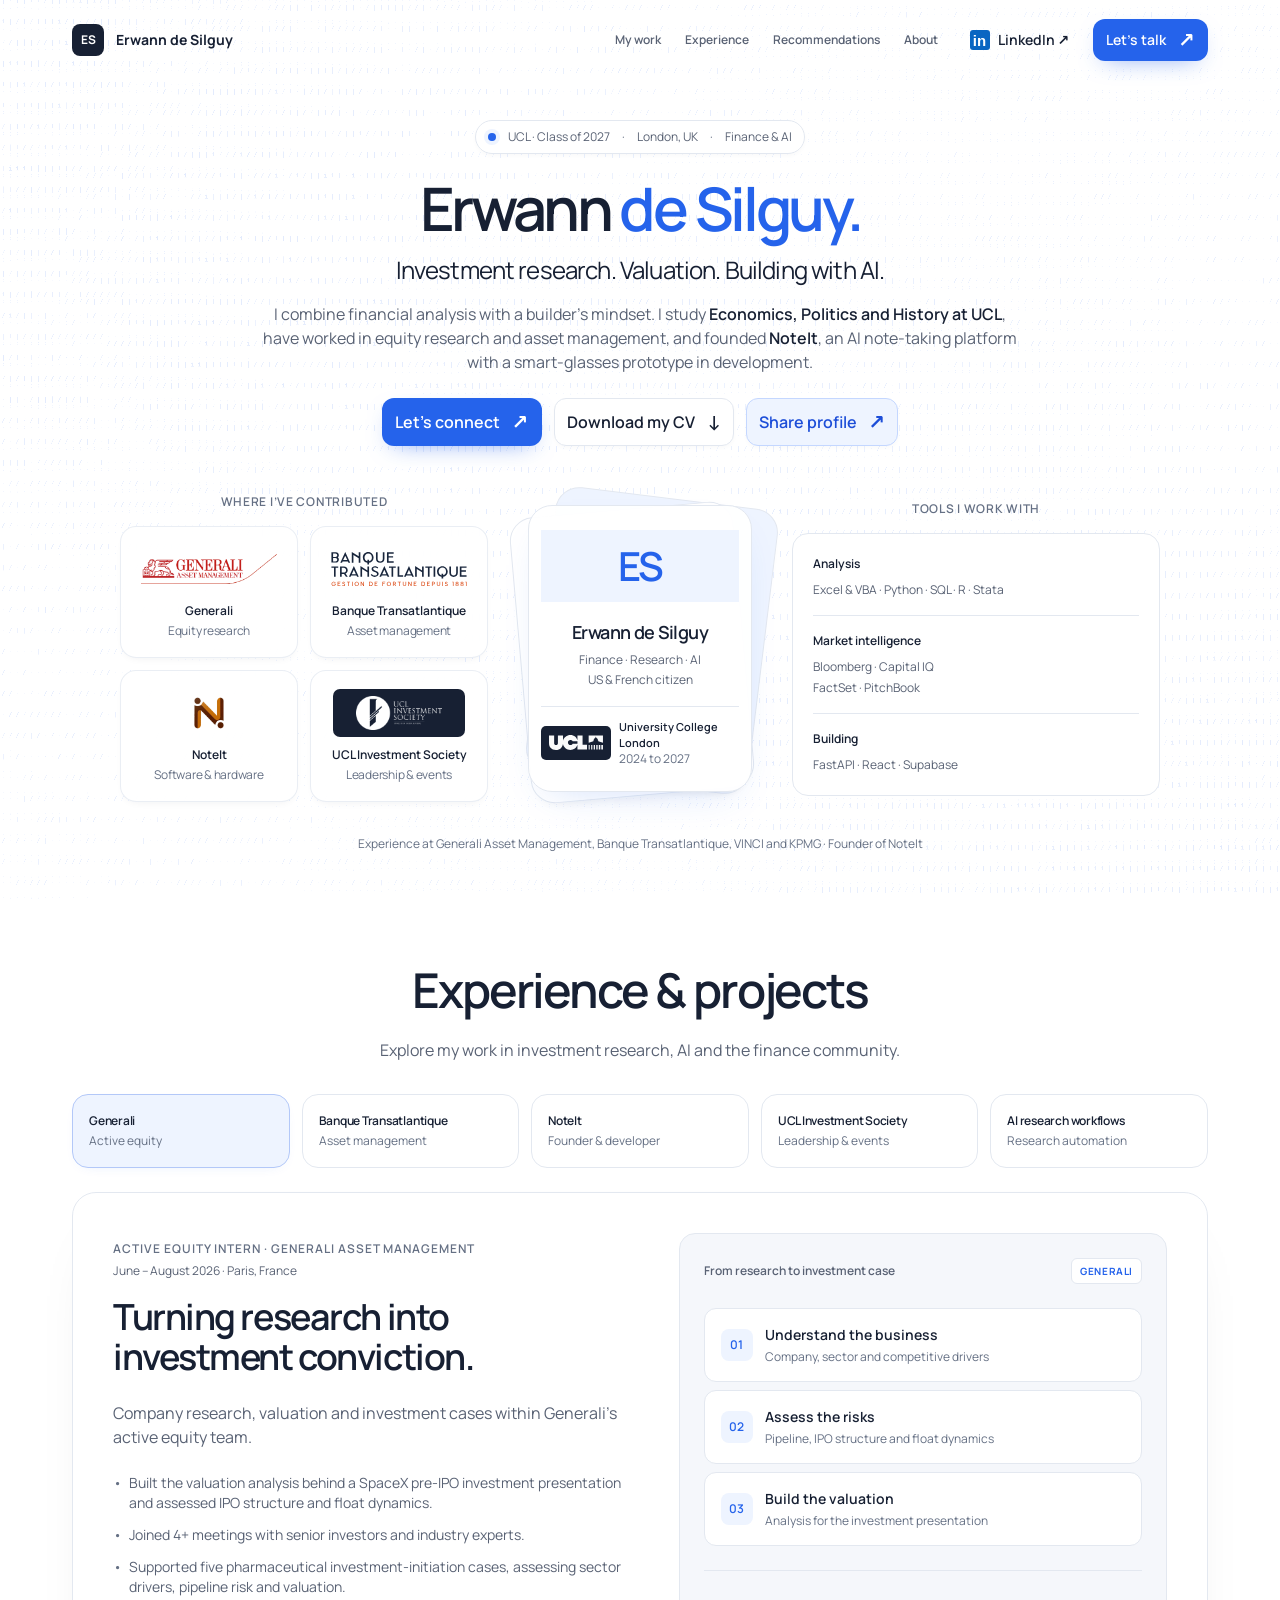
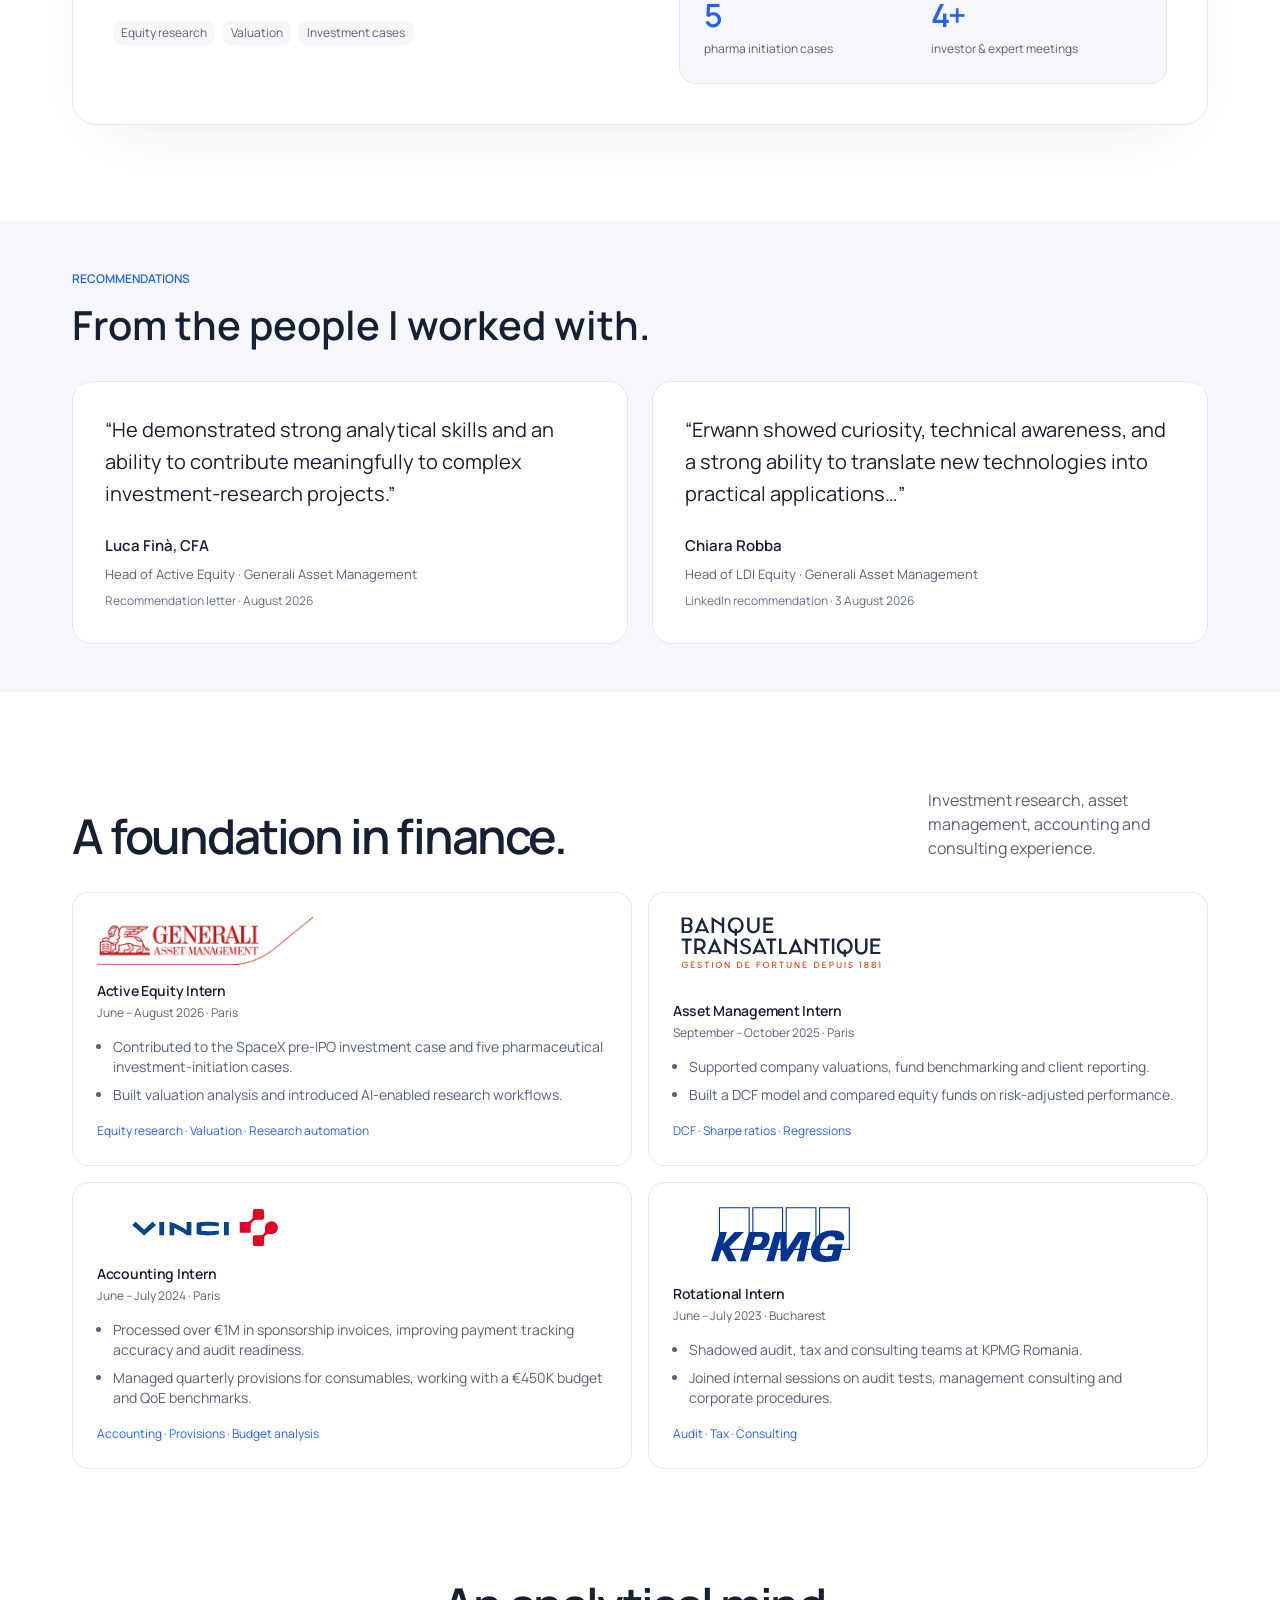
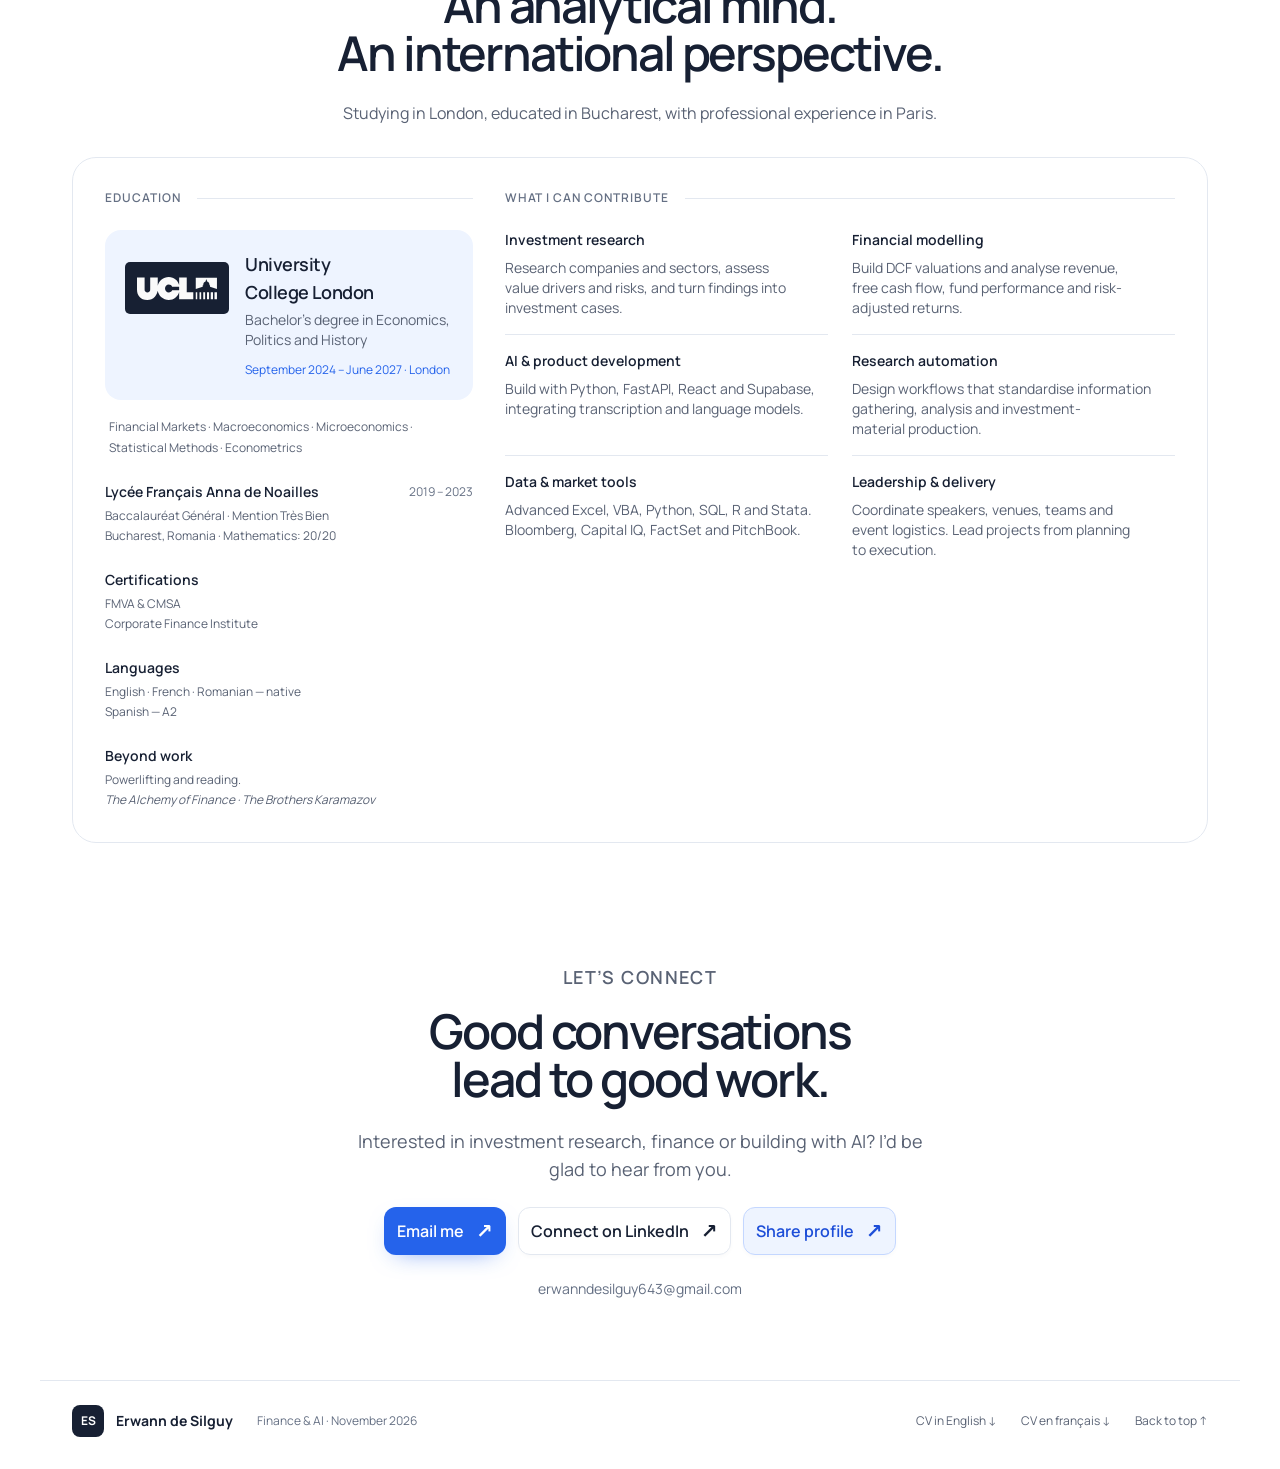
<file: index.html>
<!doctype html>
<html lang="en"><head><meta charset="utf-8"><meta name="viewport" content="width=device-width, initial-scale=1, viewport-fit=cover">
<title>Erwann de Silguy | Finance, Investment Research & AI</title><meta name="description" content="UCL Economics, Politics and History student. Investment research at Generali and Banque Transatlantique, founder of NoteIt, and Vice President of UCL Investment Society.">
<meta name="theme-color" content="#2563EB"><meta property="og:type" content="website"><meta property="og:title" content="Erwann de Silguy | Finance & AI"><meta property="og:description" content="Investment research, valuation and building with AI. UCL · Class of 2027."><link rel="canonical" href="/"><link rel="icon" href="assets/favicon.svg" type="image/svg+xml"><link rel="stylesheet" href="styles.css"><link rel="stylesheet" href="portfolio.css"><script src="portfolio.js" defer></script><script src="background.js" defer></script></head>
<body id="top"><a class="skip" href="#main">Skip to résumé</a><canvas id="bg" aria-hidden="true"></canvas>
<header class="site-header wrap"><a class="wordmark" href="#top" aria-label="Erwann de Silguy, back to top"><span class="monogram">ES</span>Erwann de Silguy</a><nav aria-label="Résumé sections"><a href="#work">My work</a><a href="#experience">Experience</a><a href="#recommendations">Recommendations</a><a href="#about">About</a></nav><div class="header-actions"><a class="social-link" href="https://www.linkedin.com/in/erwann-de-silguy-171543313" target="_blank" rel="noopener noreferrer"><span class="linkedin-icon" aria-hidden="true">in</span><span>LinkedIn ↗</span></a><a class="button button-primary button-small" href="mailto:erwanndesilguy643@gmail.com?subject=Let%E2%80%99s%20connect%20%7C%20Erwann%20de%20Silguy">Let’s talk <span aria-hidden="true">↗</span></a></div></header>
<main id="main"><section class="hero wrap" aria-labelledby="hero-title"><p class="availability-pill"><span class="status-dot" aria-hidden="true"></span>UCL · Class of 2027 <span class="pill-separator">·</span> London, UK <span class="pill-extra"><span class="pill-separator">·</span> Finance & AI</span></p><h1 id="hero-title">Erwann <span>de Silguy.</span></h1><p class="hero-focus">Investment research. Valuation. Building with AI.</p><p class="hero-summary">I combine financial analysis with a builder’s mindset. I study <strong>Economics, Politics and History at UCL</strong>, have worked in equity research and asset management, and founded <strong>NoteIt</strong>, an AI note-taking platform with a smart-glasses prototype in development.</p><div class="hero-actions"><a class="button button-primary" href="mailto:erwanndesilguy643@gmail.com?subject=Let%E2%80%99s%20connect%20%7C%20Erwann%20de%20Silguy">Let’s connect <span aria-hidden="true">↗</span></a><a class="button button-secondary" href="Erwann-de-Silguy-CV.pdf" download>Download my CV <span aria-hidden="true">↓</span></a><button class="button button-secondary share-profile-button" type="button" aria-haspopup="dialog">Share profile <span aria-hidden="true">↗</span></button></div>
<div class="hero-network" aria-label="My experience, profile and tools">
<div class="network-column"><p class="eyebrow">Where I’ve contributed</p><div class="logo-grid">
<a class="logo-tile" href="#work-generali"><span class="tile-icon official-logo"><img src="assets/logos/generali-am.png" alt="Generali Asset Management" width="144" height="32"></span><strong>Generali</strong><span>Equity research</span></a>
<a class="logo-tile" href="#work-transatlantique"><span class="tile-icon official-logo"><img src="assets/logos/banque-transatlantique.svg" alt="Banque Transatlantique" width="132" height="40"></span><strong>Banque Transatlantique</strong><span>Asset management</span></a>
<a class="logo-tile" href="#work-noteit"><span class="tile-icon official-logo noteit-logo"><img src="assets/logos/noteit.webp" alt="NoteIt" width="40" height="40"></span><strong>NoteIt</strong><span>Software & hardware</span></a>
<a class="logo-tile" href="#work-ucl"><span class="tile-icon official-logo"><span class="society-logo-plate"><img src="assets/logos/ucl-investment-society.png" alt="UCL Investment Society" width="126" height="50"></span></span><strong>UCL Investment Society</strong><span>Leadership & events</span></a>
</div></div>
<div class="identity-stack"><div class="stack-sheet sheet-back" aria-hidden="true"></div><div class="stack-sheet sheet-middle" aria-hidden="true"></div><div class="identity-card"><div class="profile-initials" aria-hidden="true">ES</div><h2>Erwann de Silguy</h2><p>Finance · Research · AI<br>US & French citizen</p><div class="identity-school"><span class="ucl-logo-plate"><img src="assets/logos/ucl-secondary-inverted.svg" alt="UCL" width="54" height="16"></span><span>University College London<small>2024 to 2027</small></span></div></div></div>
<div class="network-column tools-column"><p class="eyebrow">Tools I work with</p><dl class="tool-list"><div><dt>Analysis</dt><dd>Excel & VBA · Python · SQL · R · Stata</dd></div><div><dt>Market intelligence</dt><dd>Bloomberg · Capital IQ<br>FactSet · PitchBook</dd></div><div><dt>Building</dt><dd>FastAPI · React · Supabase</dd></div></dl></div>
</div><p class="hero-footnote">Experience at Generali Asset Management, Banque Transatlantique, VINCI and KPMG · Founder of NoteIt</p></section><section class="work-section wrap section" id="work" aria-labelledby="work-title"><div class="section-heading"><h2 id="work-title">Experience & projects</h2><p>Explore my work in investment research, AI and the finance community.</p></div><div class="work-tabs" role="tablist" aria-label="Explore my work"><button class="work-tab" role="tab" type="button" id="tab-generali" aria-controls="work-generali" aria-selected="true" tabindex="0"><span><strong>Generali</strong><small>Active equity</small></span></button><button class="work-tab" role="tab" type="button" id="tab-transatlantique" aria-controls="work-transatlantique" aria-selected="false" tabindex="-1"><span><strong>Banque Transatlantique</strong><small>Asset management</small></span></button><button class="work-tab" role="tab" type="button" id="tab-noteit" aria-controls="work-noteit" aria-selected="false" tabindex="-1"><span><strong>NoteIt</strong><small>Founder & developer</small></span></button><button class="work-tab" role="tab" type="button" id="tab-ucl" aria-controls="work-ucl" aria-selected="false" tabindex="-1"><span><strong>UCL Investment Society</strong><small>Leadership & events</small></span></button><button class="work-tab" role="tab" type="button" id="tab-automation" aria-controls="work-automation" aria-selected="false" tabindex="-1"><span><strong>AI research workflows</strong><small>Research automation</small></span></button></div><article class="work-panel" role="tabpanel" id="work-generali" aria-labelledby="tab-generali" tabindex="0"><div class="work-copy"><p class="eyebrow">Active Equity Intern · Generali Asset Management</p><p class="work-meta">June – August 2026 · Paris, France</p><h3>Turning research into investment conviction.</h3><p class="work-lead">Company research, valuation and investment cases within Generali’s active equity team.</p><ul class="contribution-list"><li>Built the valuation analysis behind a SpaceX pre-IPO investment presentation and assessed IPO structure and float dynamics.</li><li>Joined 4+ meetings with senior investors and industry experts.</li><li>Supported five pharmaceutical investment-initiation cases, assessing sector drivers, pipeline risk and valuation.</li></ul><div class="scope-tags"><span>Equity research</span><span>Valuation</span><span>Investment cases</span></div></div><div class="work-visual"><div class="visual-caption"><span>From research to investment case</span><span class="visual-badge">GENERALI</span></div><ol class="workflow-list"><li><span>01</span><div><strong>Understand the business</strong><small>Company, sector and competitive drivers</small></div></li><li><span>02</span><div><strong>Assess the risks</strong><small>Pipeline, IPO structure and float dynamics</small></div></li><li><span>03</span><div><strong>Build the valuation</strong><small>Analysis for the investment presentation</small></div></li></ol><div class="metric-strip"><div><strong>5</strong><span>pharma initiation cases</span></div><div><strong>4+</strong><span>investor & expert meetings</span></div></div></div></article><article class="work-panel" role="tabpanel" id="work-transatlantique" aria-labelledby="tab-transatlantique" tabindex="0" hidden><div class="work-copy"><p class="eyebrow">Asset Management Intern · Banque Transatlantique</p><p class="work-meta">September – October 2025 · Paris, France</p><h3>Looking beyond the headline return.</h3><p class="work-lead">Supported portfolio managers with company valuations, fund benchmarking and client reporting across equity and energy portfolios.</p><ul class="contribution-list"><li>Built and pitched a DCF model for a $4bn petrochemicals conglomerate, projecting revenue and free cash flow from UAE contract backlogs.</li><li>Benchmarked emerging-market and global equity funds with more than $500m in assets.</li><li>Used Sharpe ratios and regressions, adjusting for management fees to reflect investor returns.</li></ul><div class="scope-tags"><span>DCF modelling</span><span>Fund benchmarking</span><span>Risk-adjusted returns</span></div></div><div class="work-visual"><div class="visual-caption"><span>Valuation & portfolio analysis</span><span class="visual-badge">BT</span></div><div class="analysis-card"><span class="eyebrow">Company valuation</span><h4>From backlog<br>to free cash flow.</h4><div class="formula-flow"><span>Contracts</span><b>→</b><span>Revenue</span><b>→</b><span>FCF</span></div></div><div class="analysis-pair"><div><strong>Risk & return</strong><small>Sharpe ratios · regressions</small></div><div><strong>Investor returns</strong><small>After management fees</small></div></div></div></article><article class="work-panel" role="tabpanel" id="work-noteit" aria-labelledby="tab-noteit" tabindex="0" hidden>
<div class="work-copy"><p class="eyebrow">Founder & Developer · NoteIt</p><p class="work-meta">2026 – present · London, UK</p><h3>From live conversations to useful notes.</h3><p class="work-lead">I’m building NoteIt: an AI platform that captures lectures and meetings, transcribes the conversation and turns audio and captured visuals into structured notes.</p><ul class="contribution-list"><li>Built the web product with FastAPI, React and Supabase, with background processing, live transcription, session history and export to PDF, Word and Markdown.</li><li>Developed native iOS capture with audio saved locally and retried uploads to handle interruptions and poor connections.</li><li>Extending the project into embedded hardware and robotics prototyping, starting with NoteIt Glasses: an ESP32-S3 wearable recorder designed to hand audio to the phone app.</li></ul><p class="prototype-status"><strong>Glasses status:</strong> Slim frame designed and board parts placed. PCB routing, firmware and physical testing are still in development; no glasses have been built or measured.</p><div class="scope-tags"><span>AI product</span><span>Full-stack development</span><span>Embedded systems</span><span>Hardware & robotics prototyping</span></div><div class="project-links"><a href="https://noteitco.com/" target="_blank" rel="noopener noreferrer">Visit NoteIt ↗</a><a href="NoteIt-Glasses-Prototype-0.html" target="_blank" rel="noopener noreferrer">View prototype sheet ↗</a></div></div>
<div class="work-visual hardware-visual"><div class="visual-caption"><span><img class="noteit-inline-logo" src="assets/logos/noteit.webp" alt="" width="28" height="28"> NoteIt Glasses</span><span class="visual-badge">PROTOTYPE 0</span></div><figure class="prototype-figure"><img src="assets/glasses/three-quarter.webp" alt="Shaded CAD render of the NoteIt glasses: a slim black acetate-style frame with the electronics hidden in the arms" width="1220" height="620" loading="lazy"><figcaption>Slim frame, shaded CAD render · November 2026</figcaption></figure><dl class="hardware-details"><div><dt>Electronics</dt><dd>ESP32-S3 · dual microphones · local audio storage</dd></div><div><dt>Mechanical design</dt><dd>Slim printed frame: board in the left arm, cells in the right</dd></div><div><dt>Development stage</dt><dd>Design files and firmware work; physical prototype pending</dd></div></dl><p class="visual-footnote">Software is in development alongside an early hardware prototype. The render shows the design, not a manufactured product.</p></div></article><article class="work-panel" role="tabpanel" id="work-ucl" aria-labelledby="tab-ucl" tabindex="0" hidden><div class="work-copy"><p class="eyebrow">Former Vice President · UCL Investment Society</p><p class="work-meta">March 2025 – May 2026 · London, UK</p><h3>Bringing the finance community together.</h3><p class="work-lead">Led the delivery of UCL’s flagship finance conference, connecting students with professionals from leading financial institutions.</p><ul class="contribution-list"><li>Spearheaded a conference with 250+ attendees.</li><li>Hosted speakers from Barclays, Goldman Sachs and Citi.</li><li>Oversaw venue coordination, speaker outreach, logistics and team management, after serving as First-Year Representative from December 2024 to March 2025.</li></ul><div class="scope-tags"><span>Leadership</span><span>Speaker outreach</span><span>Event operations</span></div></div><div class="work-visual"><div class="conference-card"><span class="eyebrow">UCL Investment Society</span><h4>A room full<br>of perspectives<span>.</span></h4><div class="conference-count"><strong>250+</strong><span>conference attendees</span></div><div class="speaker-names"><span>Barclays</span><span>Goldman Sachs</span><span>Citi</span></div><p>UCL’s flagship finance conference</p></div></div></article><article class="work-panel" role="tabpanel" id="work-automation" aria-labelledby="tab-automation" tabindex="0" hidden><div class="work-copy"><p class="eyebrow">Research Automation · Generali Asset Management</p><p class="work-meta">June – August 2026 · Paris, France</p><h3>More time for analysis. Less time on production.</h3><p class="work-lead">Designed and rolled out AI-enabled research workflows to standardise the preparation of company and sector investment materials.</p><ul class="contribution-list"><li>Standardised how company and sector information was gathered, summarised and formatted.</li><li>Applied the workflows to Excel valuation models, PowerPoint presentations and research notes.</li><li>Reduced production time by approximately 80%.</li></ul><div class="scope-tags"><span>AI workflows</span><span>Excel</span><span>PowerPoint</span><span>Research notes</span></div></div><div class="work-visual"><div class="visual-caption"><span>Research production workflow</span><span class="visual-badge">AI</span></div><div class="impact-number"><strong>~80<span>%</span></strong><p>less production time</p></div><ol class="workflow-list"><li><span>01</span><div><strong>Gather &amp; summarise</strong><small>Company and sector information</small></div></li><li><span>02</span><div><strong>Structure &amp; format</strong><small>Consistent research outputs</small></div></li><li><span>03</span><div><strong>Analyse &amp; present</strong><small>Models, presentations and notes</small></div></li></ol></div></article></section><section class="recommendations-section" id="recommendations" aria-labelledby="recommendations-title"><div class="wrap recommendations-inner"><div class="recommendations-heading"><p class="eyebrow">Recommendations</p><h2 id="recommendations-title">From the people I worked with.</h2></div><div class="recommendation-grid">
<figure class="recommendation-card"><blockquote><p>“He demonstrated strong analytical skills and an ability to contribute meaningfully to complex investment-research projects.”</p></blockquote><figcaption><strong>Luca Finà, CFA</strong><span>Head of Active Equity · Generali Asset Management</span><small>Recommendation letter · August 2026</small></figcaption></figure>
<figure class="recommendation-card"><blockquote><p>“Erwann showed curiosity, technical awareness, and a strong ability to translate new technologies into practical applications…”</p></blockquote><figcaption><strong>Chiara Robba</strong><span>Head of LDI Equity · Generali Asset Management</span><small><a href="https://www.linkedin.com/in/erwann-de-silguy-171543313/" target="_blank" rel="noopener noreferrer">LinkedIn recommendation · 3 August 2026</a></small></figcaption></figure>
</div></div></section><section class="wrap section" id="experience" aria-labelledby="experience-title"><div class="section-heading left-heading"><h2 id="experience-title">A foundation in finance.</h2><p>Investment research, asset management, accounting and consulting experience.</p></div><div class="finance-grid"><article class="finance-card"><div class="employer-logo"><img src="assets/logos/generali-am.png" alt="Generali Asset Management" width="216" height="48" loading="lazy"></div><div><h3>Active Equity Intern</h3><p>June – August 2026 · Paris</p><ul><li>Contributed to the SpaceX pre-IPO investment case and five pharmaceutical investment-initiation cases.</li><li>Built valuation analysis and introduced AI-enabled research workflows.</li></ul><span class="finance-tools">Equity research · Valuation · Research automation</span></div></article><article class="finance-card"><div class="employer-logo"><img src="assets/logos/banque-transatlantique.svg" alt="Banque Transatlantique" width="200" height="64" loading="lazy"></div><div><h3>Asset Management Intern</h3><p>September – October 2025 · Paris</p><ul><li>Supported company valuations, fund benchmarking and client reporting.</li><li>Built a DCF model and compared equity funds on risk-adjusted performance.</li></ul><span class="finance-tools">DCF · Sharpe ratios · Regressions</span></div></article><article class="finance-card"><div class="employer-logo"><img src="assets/logos/vinci.svg" alt="VINCI" width="150" height="64" loading="lazy"></div><div><h3>Accounting Intern</h3><p>June – July 2024 · Paris</p><ul><li>Processed over €1M in sponsorship invoices, improving payment tracking accuracy and audit readiness.</li><li>Managed quarterly provisions for consumables, working with a €450K budget and QoE benchmarks.</li></ul><span class="finance-tools">Accounting · Provisions · Budget analysis</span></div></article><article class="finance-card"><div class="employer-logo"><img src="assets/logos/kpmg.svg" alt="KPMG" width="140" height="55" loading="lazy"></div><div><h3>Rotational Intern</h3><p>June – July 2023 · Bucharest</p><ul><li>Shadowed audit, tax and consulting teams at KPMG Romania.</li><li>Joined internal sessions on audit tests, management consulting and corporate procedures.</li></ul><span class="finance-tools">Audit · Tax · Consulting</span></div></article></div></section><section class="wrap section" id="about" aria-labelledby="about-title"><div class="section-heading"><h2 id="about-title">An analytical mind.<br>An international perspective.</h2><p>Studying in London, educated in Bucharest, with professional experience in Paris.</p></div><div class="about-grid"><div><div class="block-label"><p class="eyebrow">Education</p><span class="section-rule"></span></div><div class="current-school"><span class="ucl-logo-plate education-ucl"><img src="assets/logos/ucl-secondary-inverted.svg" alt="UCL" width="80" height="23" loading="lazy"></span><div><h3>University College London</h3><p>Bachelor’s degree in Economics, Politics and History</p><span>September 2024 – June 2027 · London</span></div></div><p class="modules">Financial Markets · Macroeconomics · Microeconomics · Statistical Methods · Econometrics</p><div class="school-row"><div><h3>Lycée Français Anna de Noailles</h3><p>Baccalauréat Général · Mention Très Bien<br>Bucharest, Romania · Mathematics: 20/20</p></div><span>2019 – 2023</span></div><div class="school-row"><div><h3>Certifications</h3><p>FMVA & CMSA<br>Corporate Finance Institute</p></div></div><div class="school-row"><div><h3>Languages</h3><p>English · French · Romanian — native<br>Spanish — A2</p></div></div><div class="school-row"><div><h3>Beyond work</h3><p>Powerlifting and reading.<br><em>The Alchemy of Finance · The Brothers Karamazov</em></p></div></div></div><div id="skills"><div class="block-label"><h3 class="eyebrow">What I can contribute</h3><span class="section-rule"></span></div><div class="skills-list"><div class="skill-row"><div><h4>Investment research</h4><p>Research companies and sectors, assess value drivers and risks, and turn findings into investment cases.</p></div></div><div class="skill-row"><div><h4>Financial modelling</h4><p>Build DCF valuations and analyse revenue, free cash flow, fund performance and risk-adjusted returns.</p></div></div><div class="skill-row"><div><h4>AI & product development</h4><p>Build with Python, FastAPI, React and Supabase, integrating transcription and language models.</p></div></div><div class="skill-row"><div><h4>Research automation</h4><p>Design workflows that standardise information gathering, analysis and investment-material production.</p></div></div><div class="skill-row"><div><h4>Data & market tools</h4><p>Advanced Excel, VBA, Python, SQL, R and Stata. Bloomberg, Capital IQ, FactSet and PitchBook.</p></div></div><div class="skill-row"><div><h4>Leadership & delivery</h4><p>Coordinate speakers, venues, teams and event logistics. Lead projects from planning to execution.</p></div></div></div></div></div></section><section class="wrap section contact-section" id="contact" aria-labelledby="contact-title"><p class="eyebrow">Let’s connect</p><h2 id="contact-title">Good conversations<br>lead to good work.</h2><p>Interested in investment research, finance or building with AI? I’d be glad to hear from you.</p><div class="hero-actions"><a class="button button-primary" href="mailto:erwanndesilguy643@gmail.com?subject=Let%E2%80%99s%20connect%20%7C%20Erwann%20de%20Silguy">Email me <span aria-hidden="true">↗</span></a><a class="button button-secondary" href="https://www.linkedin.com/in/erwann-de-silguy-171543313" target="_blank" rel="noopener noreferrer">Connect on LinkedIn <span aria-hidden="true">↗</span></a><button class="button button-secondary share-profile-button" type="button" aria-haspopup="dialog">Share profile <span aria-hidden="true">↗</span></button></div><a class="contact-email" href="mailto:erwanndesilguy643@gmail.com">erwanndesilguy643@gmail.com</a></section></main><footer class="wrap"><a class="wordmark" href="#top"><span class="monogram">ES</span>Erwann de Silguy</a><p>Finance & AI · November 2026</p><div><a href="Erwann-de-Silguy-CV.pdf" download>CV in English ↓</a><a href="Erwann-de-Silguy-CV-FR.pdf" download>CV en français ↓</a><a href="#top">Back to top ↑</a></div></footer>
<dialog class="share-dialog" id="share-dialog" aria-labelledby="share-title"><div class="share-dialog-heading"><h2 id="share-title">Share profile</h2><form method="dialog"><button class="button button-secondary button-small" autofocus>Close</button></form></div><p class="share-intro">Pass my profile along or save it for later.</p><div class="share-options"><a class="button button-secondary" href="https://www.linkedin.com/sharing/share-offsite/" target="_blank" rel="noopener noreferrer">LinkedIn</a><a class="button button-secondary" href="mailto:?subject=Erwann%20de%20Silguy%20%7C%20Finance%20%26%20AI">Email</a><button class="button button-primary copy-button" type="button" id="copy-share-link">Copy link</button></div><a class="share-link" id="share-link" href="/">Copy this portfolio’s link</a><p class="share-status" id="share-status" role="status" aria-live="polite"></p></dialog></body></html>
</file>
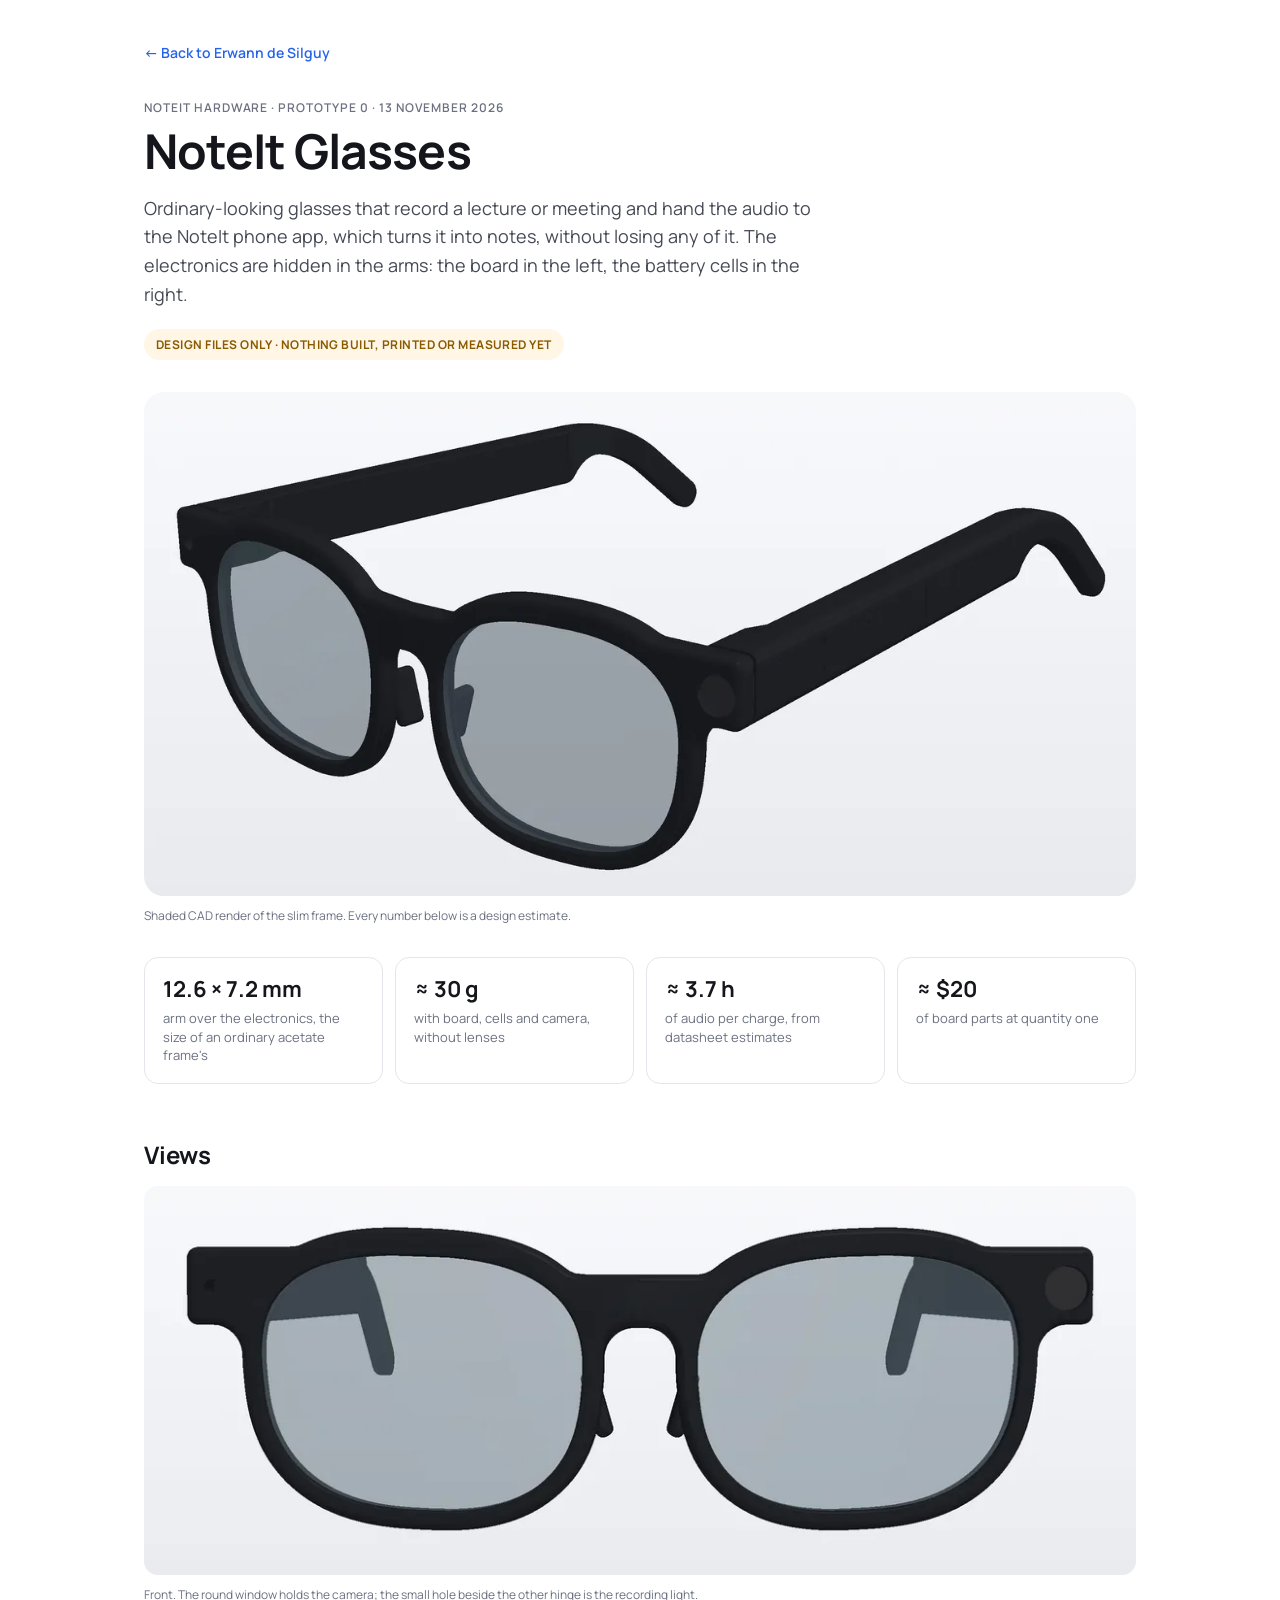
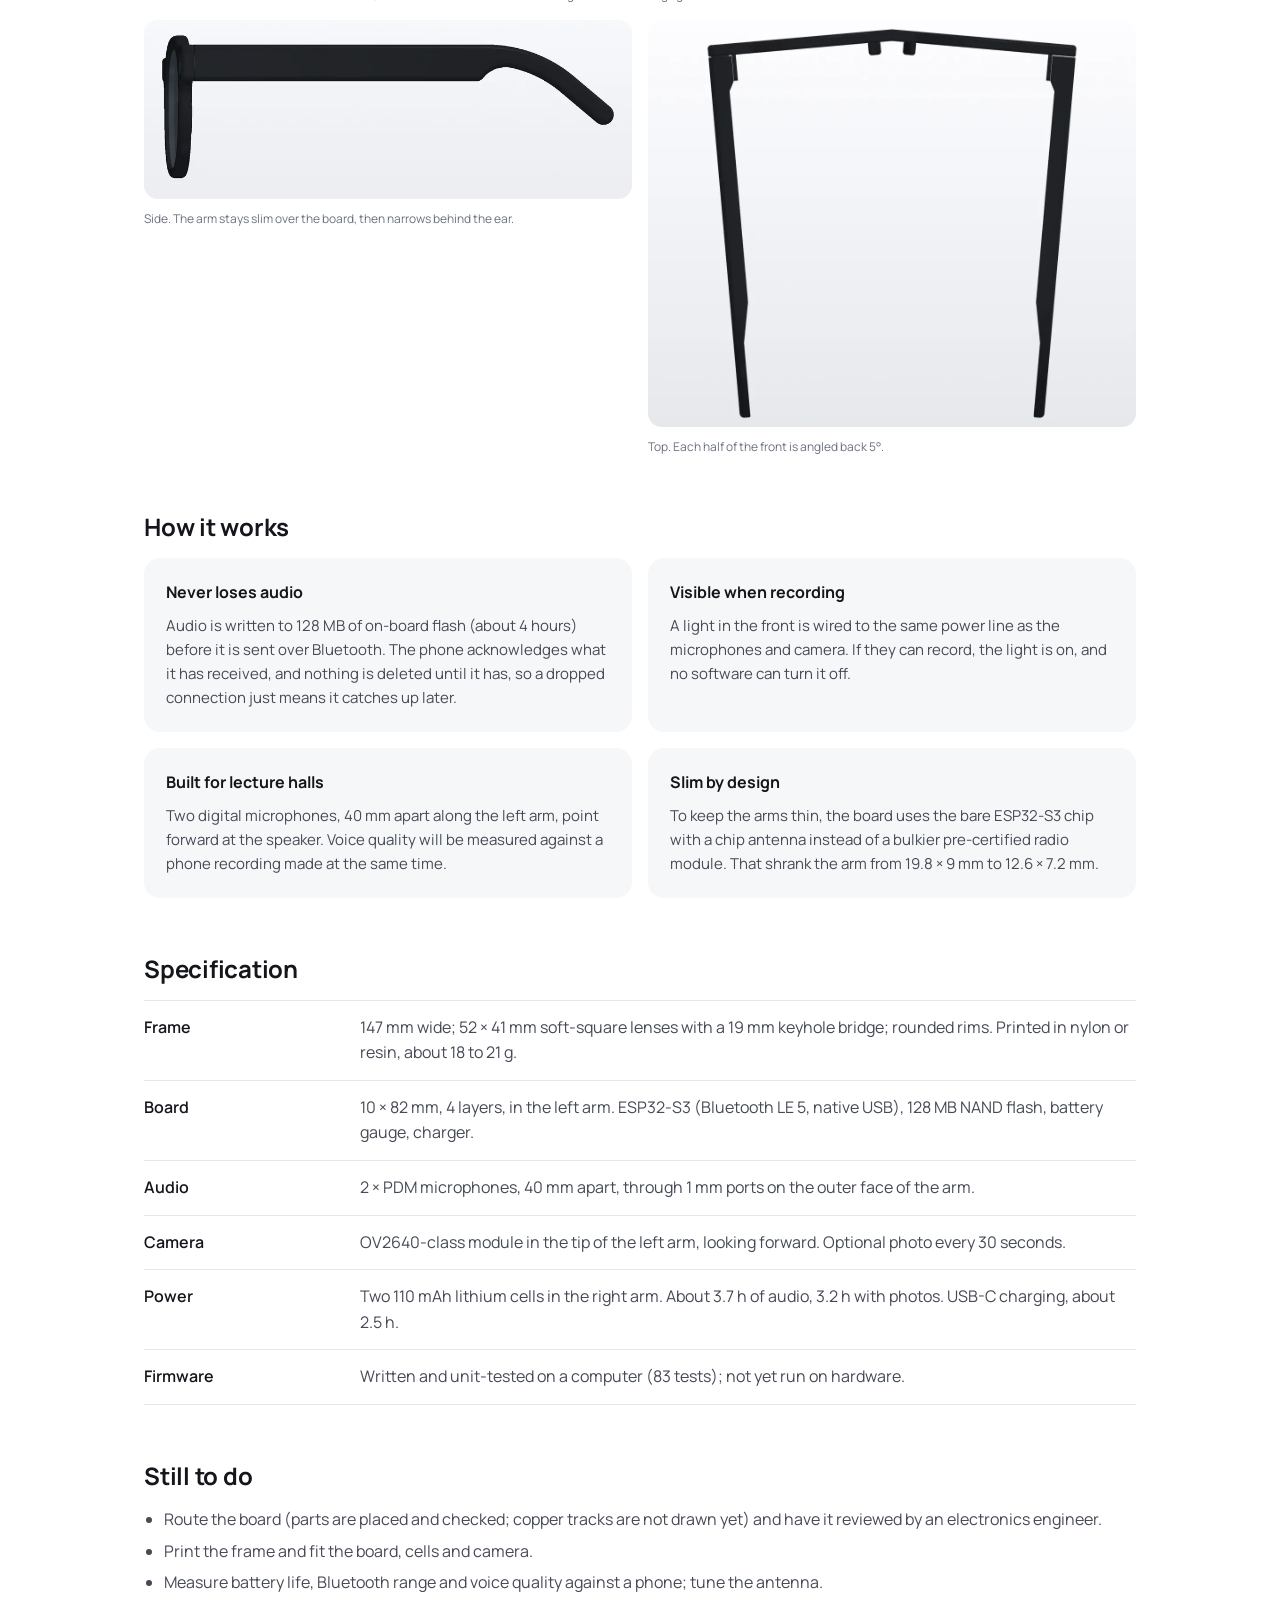
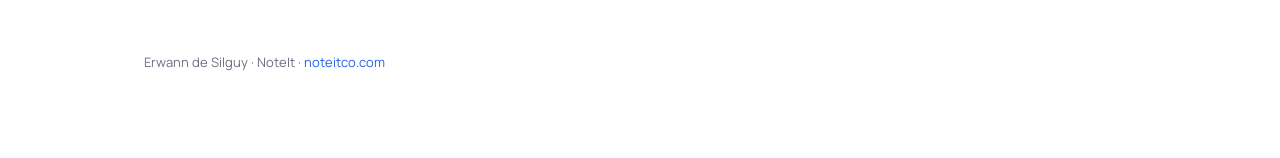
<file: NoteIt-Glasses-Prototype-0.html>
<!doctype html>
<html lang="en">
<head>
<meta charset="utf-8">
<meta name="viewport" content="width=device-width, initial-scale=1">
<title>NoteIt Glasses Prototype 0</title>
<meta name="description" content="NoteIt Glasses prototype 0: slim smart-glasses frame that records lectures and meetings and hands the audio to the NoteIt app. Design files only.">
<link rel="icon" href="assets/favicon.svg" type="image/svg+xml">
<style>
@font-face{font-family:Manrope;src:url(assets/fonts/Manrope-Regular.ttf) format("truetype");font-weight:400;font-display:swap}
@font-face{font-family:Manrope;src:url(assets/fonts/Manrope-SemiBold.ttf) format("truetype");font-weight:600;font-display:swap}
@font-face{font-family:Manrope;src:url(assets/fonts/Manrope-Bold.ttf) format("truetype");font-weight:700;font-display:swap}
:root{--ink:#14161b;--ink-2:#454a55;--ink-3:#6b7180;--line:#e4e6eb;--bg:#ffffff;--panel:#f6f7f9;--accent:#2563EB;--warn-bg:#fff6e5;--warn:#8a5a00}
*{box-sizing:border-box}
body{margin:0;background:var(--bg);color:var(--ink);font:400 16px/1.6 Manrope,system-ui,-apple-system,sans-serif;-webkit-font-smoothing:antialiased}
.wrap{max-width:1040px;margin:0 auto;padding:40px 24px 72px}
a{color:var(--accent);text-decoration:none}a:hover{text-decoration:underline}
.back{font-size:14px;font-weight:600}
.eyebrow{margin:32px 0 8px;font-size:12px;font-weight:600;letter-spacing:.08em;text-transform:uppercase;color:var(--ink-3)}
h1{margin:0;font-size:clamp(32px,6vw,48px);line-height:1.1;font-weight:700;letter-spacing:-.02em}
.lede{max-width:680px;margin:16px 0 0;font-size:18px;color:var(--ink-2)}
.badge{display:inline-block;margin-top:20px;padding:6px 12px;border-radius:999px;background:var(--warn-bg);color:var(--warn);font-size:12px;font-weight:700;letter-spacing:.04em}
.hero{margin:32px 0 0;border-radius:20px;overflow:hidden;background:#eef0f3}
.hero img{display:block;width:100%;height:auto}
figcaption{font-size:12px;color:var(--ink-3);margin-top:10px}
.stats{display:grid;grid-template-columns:repeat(4,1fr);gap:12px;margin:32px 0 0}
.stat{padding:18px;border:1px solid var(--line);border-radius:14px}
.stat b{display:block;font-size:22px;line-height:1.2;font-weight:700}
.stat span{display:block;margin-top:6px;font-size:13px;line-height:1.45;color:var(--ink-3)}
h2{margin:56px 0 16px;font-size:24px;line-height:1.25;font-weight:700;letter-spacing:-.01em}
.views{display:grid;grid-template-columns:1fr 1fr;gap:16px}
.views figure{margin:0}
.views .img{border-radius:14px;overflow:hidden;background:#eef0f3}
.views img{display:block;width:100%;height:auto}
.views .wide{grid-column:1 / -1}
.cols{display:grid;grid-template-columns:1fr 1fr;gap:16px}
.card{padding:22px;border-radius:16px;background:var(--panel)}
.card h3{margin:0 0 8px;font-size:16px;font-weight:700}
.card p{margin:0;font-size:15px;color:var(--ink-2)}
dl.specs{margin:0;border-top:1px solid var(--line)}
dl.specs div{display:grid;grid-template-columns:200px 1fr;gap:16px;padding:14px 0;border-bottom:1px solid var(--line)}
dl.specs dt{font-weight:600}
dl.specs dd{margin:0;color:var(--ink-2)}
ul.next{margin:0;padding-left:20px;color:var(--ink-2)}
ul.next li{margin:6px 0}
.foot{margin-top:56px;font-size:13px;color:var(--ink-3)}
@media(max-width:760px){.stats{grid-template-columns:1fr 1fr}.views,.cols{grid-template-columns:1fr}dl.specs div{grid-template-columns:1fr;gap:4px}}
</style>
</head>
<body>
<main class="wrap">
<a class="back" href="./#work">← Back to Erwann de Silguy</a>

<p class="eyebrow">NoteIt hardware · prototype 0 · 13 November 2026</p>
<h1>NoteIt Glasses</h1>
<p class="lede">Ordinary-looking glasses that record a lecture or meeting and hand the audio to the NoteIt phone app, which turns it into notes, without losing any of it. The electronics are hidden in the arms: the board in the left, the battery cells in the right.</p>
<span class="badge">DESIGN FILES ONLY · NOTHING BUILT, PRINTED OR MEASURED YET</span>

<figure class="hero">
<img src="assets/glasses/three-quarter.webp" alt="Shaded CAD render of the NoteIt glasses, three-quarter view: a slim black frame with soft square lenses" width="1220" height="620">
</figure>
<figcaption>Shaded CAD render of the slim frame. Every number below is a design estimate.</figcaption>

<div class="stats">
<div class="stat"><b>12.6 × 7.2 mm</b><span>arm over the electronics, the size of an ordinary acetate frame's</span></div>
<div class="stat"><b>≈ 30 g</b><span>with board, cells and camera, without lenses</span></div>
<div class="stat"><b>≈ 3.7 h</b><span>of audio per charge, from datasheet estimates</span></div>
<div class="stat"><b>≈ $20</b><span>of board parts at quantity one</span></div>
</div>

<h2>Views</h2>
<div class="views">
<figure class="wide"><div class="img"><img src="assets/glasses/front.webp" alt="Front view: soft square lenses, keyhole bridge, camera window in the right corner of the frame as seen" width="1020" height="400" loading="lazy"></div><figcaption>Front. The round window holds the camera; the small hole beside the other hinge is the recording light.</figcaption></figure>
<figure><div class="img"><img src="assets/glasses/side.webp" alt="Side view: a straight slim arm that curves down behind the ear" width="900" height="330" loading="lazy"></div><figcaption>Side. The arm stays slim over the board, then narrows behind the ear.</figcaption></figure>
<figure><div class="img"><img src="assets/glasses/top.webp" alt="Top view of the frame and both arms" width="1100" height="917" loading="lazy"></div><figcaption>Top. Each half of the front is angled back 5°.</figcaption></figure>
</div>

<h2>How it works</h2>
<div class="cols">
<div class="card"><h3>Never loses audio</h3><p>Audio is written to 128 MB of on-board flash (about 4 hours) before it is sent over Bluetooth. The phone acknowledges what it has received, and nothing is deleted until it has, so a dropped connection just means it catches up later.</p></div>
<div class="card"><h3>Visible when recording</h3><p>A light in the front is wired to the same power line as the microphones and camera. If they can record, the light is on, and no software can turn it off.</p></div>
<div class="card"><h3>Built for lecture halls</h3><p>Two digital microphones, 40 mm apart along the left arm, point forward at the speaker. Voice quality will be measured against a phone recording made at the same time.</p></div>
<div class="card"><h3>Slim by design</h3><p>To keep the arms thin, the board uses the bare ESP32-S3 chip with a chip antenna instead of a bulkier pre-certified radio module. That shrank the arm from 19.8 × 9 mm to 12.6 × 7.2 mm.</p></div>
</div>

<h2>Specification</h2>
<dl class="specs">
<div><dt>Frame</dt><dd>147 mm wide; 52 × 41 mm soft-square lenses with a 19 mm keyhole bridge; rounded rims. Printed in nylon or resin, about 18 to 21 g.</dd></div>
<div><dt>Board</dt><dd>10 × 82 mm, 4 layers, in the left arm. ESP32-S3 (Bluetooth LE 5, native USB), 128 MB NAND flash, battery gauge, charger.</dd></div>
<div><dt>Audio</dt><dd>2 × PDM microphones, 40 mm apart, through 1 mm ports on the outer face of the arm.</dd></div>
<div><dt>Camera</dt><dd>OV2640-class module in the tip of the left arm, looking forward. Optional photo every 30 seconds.</dd></div>
<div><dt>Power</dt><dd>Two 110 mAh lithium cells in the right arm. About 3.7 h of audio, 3.2 h with photos. USB-C charging, about 2.5 h.</dd></div>
<div><dt>Firmware</dt><dd>Written and unit-tested on a computer (83 tests); not yet run on hardware.</dd></div>
</dl>

<h2>Still to do</h2>
<ul class="next">
<li>Route the board (parts are placed and checked; copper tracks are not drawn yet) and have it reviewed by an electronics engineer.</li>
<li>Print the frame and fit the board, cells and camera.</li>
<li>Measure battery life, Bluetooth range and voice quality against a phone; tune the antenna.</li>
</ul>

<p class="foot">Erwann de Silguy · NoteIt · <a href="https://noteitco.com/" target="_blank" rel="noopener noreferrer">noteitco.com</a></p>
</main>
</body>
</html>
</file>
<file: styles.css>
@font-face{font-family:Manrope;src:url('assets/fonts/Manrope-Regular.ttf') format('truetype');font-weight:400 500;font-style:normal;font-display:swap}
@font-face{font-family:Manrope;src:url('assets/fonts/Manrope-SemiBold.ttf') format('truetype');font-weight:600;font-style:normal;font-display:swap}
@font-face{font-family:Manrope;src:url('assets/fonts/Manrope-Bold.ttf') format('truetype');font-weight:700;font-style:normal;font-display:swap}
:root{
  --blue:#2563EB;--blue-soft:#EEF4FF;--ink:#172033;--ink-2:#596274;
  --ink-3:#657084;--line:#E3E8F0;--off:#F5F7FB;--white:#FFFFFF;
  --ease:cubic-bezier(.22,1,.36,1);--sans:Manrope,system-ui,sans-serif;
}
*{box-sizing:border-box}
[hidden]{display:none!important}
html{scroll-behavior:smooth;scroll-padding-top:32px}
body{margin:0;background:var(--white);color:var(--ink);font-family:var(--sans);font-size:16px;line-height:24px;-webkit-font-smoothing:antialiased}
h1,h2,h3,h4,p,ul,ol{margin:0}
h1,h2,h3,h4{text-wrap:balance}
p{text-wrap:pretty}
a{color:inherit;text-decoration:none}
button{font:inherit;color:inherit;cursor:pointer}
a,button{-webkit-tap-highlight-color:transparent}
a:focus-visible,button:focus-visible,[tabindex="0"]:focus-visible{outline:2px solid var(--blue);outline-offset:4px;border-radius:8px}
img{display:block;max-width:100%;object-fit:contain}
#bg{position:fixed;inset:0;width:100%;height:100%;z-index:0;pointer-events:none;opacity:.25}
header,main,footer{position:relative;z-index:1}
.wrap{width:min(1200px,100%);padding-inline:32px;margin-inline:auto}
.skip{position:fixed;top:8px;left:16px;z-index:100;padding:8px 12px;background:var(--ink);color:#fff;border-radius:8px;transform:translateY(-200%)}
.skip:focus{transform:none}
.site-header{display:flex;align-items:center;justify-content:space-between;gap:32px;min-height:80px}
.wordmark{display:inline-flex;align-items:center;gap:12px;font-size:14px;line-height:20px;font-weight:700;white-space:nowrap}
.monogram{display:grid;place-items:center;width:32px;height:32px;font-size:12px;border-radius:8px;background:var(--ink);color:#fff}
.site-header nav{display:flex;align-items:center;gap:24px;margin-left:auto;font-size:12px;line-height:16px;font-weight:600;color:var(--ink-2)}
.site-header nav a:hover,footer a:hover{color:var(--blue)}
.header-actions{display:flex;gap:24px;align-items:center}
.social-link{display:inline-flex;align-items:center;gap:8px;font-size:14px;font-weight:600;white-space:nowrap}
.social-link>img{border-radius:4px;flex-shrink:0}
.social-link:hover{color:var(--blue)}
.button{display:inline-flex;align-items:center;justify-content:center;gap:12px;min-height:48px;padding:8px 12px;border:1px solid transparent;border-radius:12px;font-size:16px;line-height:24px;font-weight:600;transition:transform .5s var(--ease),background-color .3s var(--ease),box-shadow .3s var(--ease)}
.button>span{font-size:20px;line-height:24px}
.button-primary{color:#fff;background:var(--blue);box-shadow:0 8px 24px -12px rgba(37,99,235,.65)}
.button-primary:hover{background:color-mix(in srgb,var(--blue),var(--ink) 14%);transform:translateY(-2px)}
.button-secondary{background:#fff;border-color:var(--line);box-shadow:0 2px 4px rgba(23,32,51,.025)}
.button-secondary:hover{background:var(--blue-soft);transform:translateY(-2px)}
.button:active{transform:scale(.98)}
.button-small{font-size:14px;line-height:20px;min-height:40px}
.eyebrow{font-size:12px;line-height:16px;font-weight:600;letter-spacing:.08em;text-transform:uppercase;color:var(--ink-3)}
.hero{text-align:center;padding-top:40px}
.availability-pill{display:inline-flex;align-items:center;justify-content:center;gap:12px;padding:8px 12px;background:rgba(255,255,255,.95);border:1px solid var(--line);border-radius:999px;font-size:12px;line-height:16px;color:var(--ink-2);box-shadow:0 2px 4px rgba(23,32,51,.025)}
.status-dot{display:inline-block;flex-shrink:0;width:8px;height:8px;border-radius:50%;background:var(--blue);box-shadow:0 0 0 4px var(--blue-soft)}
.pill-separator{color:var(--ink-3)}
.hero h1{font-size:60px;line-height:60px;font-weight:600;letter-spacing:-.055em;margin:24px auto 0;max-width:680px}
.hero h1>span{color:var(--blue)}
.hero-focus{font-size:24px;line-height:32px;font-weight:500;letter-spacing:-.035em;margin-top:16px}
.hero-summary{font-size:16px;line-height:24px;color:var(--ink-2);max-width:760px;margin:16px auto 0}
.hero-summary strong{font-weight:600;color:var(--ink)}
.pill-extra{display:contents}
.tab-monogram{font-size:13px;font-weight:700;color:var(--blue);letter-spacing:-.02em}
@media (max-width:720px){.pill-extra{display:none}}
.hero-actions{display:flex;align-items:center;justify-content:center;gap:12px;flex-wrap:wrap;margin-top:24px}
.hero-network{display:grid;grid-template-columns:minmax(0,1fr) minmax(210px,240px) minmax(0,1fr);align-items:center;gap:32px;max-width:1040px;margin:48px auto 0}
.network-column>.eyebrow{text-align:center;margin-bottom:16px;font-size:12px;letter-spacing:.06em}
.logo-grid{display:grid;grid-template-columns:repeat(2,minmax(0,1fr));grid-auto-rows:112px;gap:12px}
.logo-tile{display:flex;align-items:center;justify-content:flex-start;flex-direction:column;min-width:0;padding:16px 8px 8px;text-align:center;background:rgba(255,255,255,.94);border:1px solid rgba(227,232,240,.75);border-radius:16px;box-shadow:0 4px 12px -8px rgba(23,32,51,.14);transition:transform .5s var(--ease),box-shadow .3s var(--ease),border-color .3s var(--ease)}
.logo-tile:hover{transform:translateY(-4px);border-color:color-mix(in srgb,var(--blue),white 64%);box-shadow:0 12px 24px -16px rgba(37,99,235,.3)}
.tile-icon{display:grid;place-items:center;width:100%;height:32px;flex-shrink:0;margin-bottom:8px}
.tile-icon img{max-height:32px;max-width:32px;object-fit:contain}
.tile-icon.wide img{max-width:64px}
.logo-tile strong{font-size:12px;line-height:16px;font-weight:600;text-wrap:balance}
.logo-tile>span:last-child{font-size:12px;line-height:16px;color:var(--ink-3);margin-top:4px;letter-spacing:-.02em;text-wrap:balance}
.identity-stack{position:relative;padding:8px;isolation:isolate}
.stack-sheet{position:absolute;inset:8px;border:1px solid var(--line);border-radius:24px;background:#fff;box-shadow:0 8px 16px -12px rgba(23,32,51,.12);z-index:-1}
.sheet-back{transform:translate(12px,-8px) rotate(7deg);background:var(--blue-soft)}
.sheet-middle{transform:translate(-8px,4px) rotate(-5deg)}
.identity-card{position:relative;text-align:center;padding:20px 12px;background:rgba(255,255,255,.97);border:1px solid var(--line);border-radius:24px;box-shadow:0 16px 40px -24px rgba(37,99,235,.28)}
.identity-monogram{display:grid;place-items:center;background:var(--blue);color:#fff;border-radius:12px;font-size:20px;line-height:28px;font-weight:600;width:48px;height:48px;margin-bottom:16px}
.identity-card h2{font-size:18px;line-height:28px;font-weight:600;letter-spacing:-.035em}
.identity-card>p{font-size:12px;line-height:20px;color:var(--ink-2);margin-top:4px}
.identity-school{display:flex;align-items:center;justify-content:center;text-align:left;gap:8px;margin-top:16px;padding-top:12px;border-top:1px solid var(--line)}
.identity-school>span{font-size:12px;line-height:16px;font-weight:600}
.identity-school small{display:block;color:var(--ink-3);font-size:12px;font-weight:400}
.hero-footnote{font-size:12px;line-height:20px;color:var(--ink-3);margin-top:32px}
.section{padding-top:96px}
.section-heading{text-align:center;margin-bottom:32px}
.section-heading h2,.contact-section h2{font-size:48px;line-height:48px;font-weight:600;letter-spacing:-.045em;max-width:680px;margin:16px auto 0}
.section-heading>p:last-child:not(.eyebrow){font-size:16px;line-height:24px;color:var(--ink-2);max-width:600px;margin:24px auto 0}
.work-tabs{display:grid;grid-template-columns:repeat(5,minmax(0,1fr));gap:12px;margin-bottom:24px}
.work-tab{display:flex;align-items:center;gap:12px;padding:16px 12px;min-width:0;text-align:left;border:1px solid var(--line);border-radius:16px;background:#fff;transition:background-color .3s var(--ease),border-color .3s var(--ease),transform .5s var(--ease)}
.work-tab:hover{transform:translateY(-2px);border-color:var(--blue)}
.work-tab[aria-selected="true"]{background:var(--blue-soft);border-color:color-mix(in srgb,var(--blue),white 65%);box-shadow:0 4px 16px -12px rgba(37,99,235,.3)}
.tab-logo{display:grid;place-items:center;flex-shrink:0;width:48px;height:40px;padding:4px;background:white;border:1px solid var(--line);border-radius:8px}
.tab-logo img{max-height:32px;width:auto;max-width:40px}
.work-tab strong{display:block;font-size:12px;line-height:16px;font-weight:600;letter-spacing:-.02em}
.work-tab small{display:block;font-size:12px;line-height:16px;margin-top:4px;color:var(--ink-3)}
.tab-arrow{margin-left:auto;align-self:flex-start;font-size:16px;line-height:20px;color:var(--blue)}
.work-panel{display:grid;grid-template-columns:1.06fr 1fr;gap:48px;padding:40px;border:1px solid var(--line);border-radius:24px;background:rgba(255,255,255,.97);box-shadow:0 24px 64px -48px rgba(23,32,51,.25);scroll-margin-top:32px;animation:panel-enter .5s var(--ease)}
@keyframes panel-enter{from{opacity:.6;transform:translateY(8px)}to{opacity:1;transform:translateY(0)}}
.work-copy{padding-top:8px}
.work-meta{margin-top:4px;font-size:12px;line-height:20px;color:var(--ink-2)}
.work-copy h3{font-size:36px;line-height:40px;font-weight:600;letter-spacing:-.04em;margin-top:16px}
.work-lead{color:var(--ink-2);font-size:16px;line-height:24px;margin-top:24px}
.contribution-list{list-style:none;display:grid;gap:12px;padding:0;margin-top:24px;font-size:14px;line-height:20px;color:var(--ink-2)}
.contribution-list li{position:relative;padding-left:24px}
.contribution-list li::before{content:'↗';position:absolute;left:0;top:0;color:var(--blue);font-weight:600}
.scope-tags{display:flex;flex-wrap:wrap;gap:8px;margin-top:24px}
.scope-tags span{font-size:12px;line-height:16px;padding:4px 8px;background:var(--off);color:var(--ink-2);border-radius:8px}
.work-note{font-size:12px;line-height:20px;color:var(--ink-3);margin-top:16px}
.work-visual{min-width:0;padding:24px;background:var(--off);border:1px solid var(--line);border-radius:16px;display:flex;flex-direction:column;justify-content:center}
.visual-caption{display:flex;align-items:center;justify-content:space-between;gap:12px;font-size:12px;line-height:16px;color:var(--ink-2);margin-bottom:24px}
.visual-caption>span:first-child{display:flex;align-items:center;gap:8px;font-weight:600}
.visual-caption img{flex-shrink:0}
.language-switch,.campaign-switch{display:flex;gap:2px;padding:2px;border:1px solid var(--line);background:#fff;border-radius:8px}
.language-switch button,.campaign-switch button{background:transparent;border:0;border-radius:4px;padding:4px;font-size:12px;line-height:16px;color:var(--ink-3);transition:background-color .3s var(--ease),color .3s var(--ease)}
.language-switch button[aria-pressed="true"],.campaign-switch button[aria-pressed="true"]{background:var(--blue-soft);color:var(--blue)}
.language-switch button:hover,.campaign-switch button:hover{color:var(--blue)}
.campaign-visual{justify-content:flex-start;background:#f7f6f9}
.campaign-visual .visual-caption{margin-bottom:12px}
.campaign-switch{margin-bottom:12px}
.campaign-switch button{flex:1;padding:8px;font-weight:600}
.email-preview{
  padding:24px;background:#fff;border:1px solid #e1e2e5;
  border-top:4px solid #0a80ff;border-radius:22px;overflow:hidden
}
.email-masthead{
  display:flex;align-items:center;justify-content:space-between;gap:12px;
  color:#62626d;font-size:10px;line-height:15px;font-weight:700;
  letter-spacing:.1em;text-transform:uppercase
}
.email-logo{width:88px;height:auto;max-height:32px;flex-shrink:0}
.email-excerpt{margin-top:24px;padding-bottom:16px;border-bottom:1px solid #e1e2e5}
.email-excerpt::before{content:"";display:block;width:28px;height:3px;margin-bottom:12px;background:#0a80ff}
.email-excerpt h4{font-size:30px;line-height:35px;font-weight:700;letter-spacing:-.035em;color:#232324}
.email-excerpt p{font-size:14px;line-height:21px;color:#5a5a62;margin-top:12px}
.email-group-types{display:grid;grid-template-columns:repeat(3,minmax(0,1fr));gap:8px;margin-top:16px}
.email-group-types span{font-size:12px;line-height:16px;color:#232324;padding:8px 4px;text-align:center}
.email-group-types span+span{border-left:1px solid #e1e2e5}
.email-cta{display:flex;align-items:center;justify-content:space-between;gap:12px;font-size:14px;line-height:20px;font-weight:600;background:var(--blue);color:#fff;padding:12px;border-radius:8px;margin-top:16px;transition:background-color .3s var(--ease)}
.email-cta:hover{background:#005fbd}
.email-creator-brief{margin:16px -24px -24px;padding:20px 24px;background:var(--blue);color:white}
.email-creator-brief p:first-child{margin-bottom:6px;color:#eef4ff;font-size:10px;line-height:16px;text-transform:uppercase;letter-spacing:.1em}
.email-creator-brief p:last-child{font-size:17px;line-height:24px;font-weight:600}
.visual-footnote{font-size:12px;line-height:16px;color:var(--ink-3);margin-top:16px}
.live-label{display:inline-flex;align-items:center;gap:8px;white-space:nowrap}
.live-label i{display:block;width:4px;height:4px;border-radius:50%;background:var(--blue)}
.workflow-tools{display:flex;justify-content:center;align-items:center;gap:24px;margin:0 0 24px}
.workflow-tools>span:not(.workflow-connector){display:flex;align-items:center;gap:8px;font-size:16px;line-height:24px;font-weight:600;padding:12px 16px;background:#fff;border:1px solid var(--line);border-radius:12px}
.workflow-connector{color:var(--blue)}
.workflow-list{list-style:none;padding:0;display:grid;gap:8px}
.workflow-list li{display:flex;align-items:center;gap:12px;padding:16px;background:#fff;border:1px solid var(--line);border-radius:12px}
.workflow-list li>span{display:grid;place-items:center;flex-shrink:0;background:var(--blue-soft);color:var(--blue);width:32px;height:32px;border-radius:8px;font-size:12px;line-height:16px;font-weight:600}
.workflow-list strong{display:block;font-size:14px;line-height:20px;font-weight:600}
.workflow-list small{display:block;font-size:12px;line-height:16px;color:var(--ink-3);margin-top:4px}
.workflow-list li>b{margin-left:auto;color:var(--blue);font-size:16px;font-weight:400}
.additional-delivery{display:flex;align-items:flex-start;gap:12px;padding:16px;background:var(--blue-soft);border-radius:12px;margin-top:24px}
.additional-delivery img{flex-shrink:0;margin-top:4px}
.additional-delivery p{font-size:12px;line-height:20px;color:var(--ink-2)}
.additional-delivery strong{display:block;color:var(--ink);font-weight:600;margin-bottom:4px}
.event-preview{
  --event-navy:#002395;
  --event-yellow:#fcd116;
  justify-content:flex-start;align-items:flex-start;
  background-color:#faf8f1;
  background-image:radial-gradient(circle,rgba(0,35,149,.12) .6px,transparent .8px);
  background-size:12px 12px
}
.event-brand{width:48px;height:auto}
.event-preview h4{
  margin-top:16px;color:var(--event-navy);font-family:'Playfair Display',Georgia,serif;
  font-size:clamp(26px,3.3vw,40px);line-height:1.05;font-weight:700;letter-spacing:-.035em
}
.event-title-dot{
  display:inline-block;width:.25em;height:.25em;margin-left:.22em;
  border-radius:50%;background:var(--event-yellow)
}
.event-summary{margin-top:14px;color:var(--ink-2);font-size:14px;line-height:22px}
.event-link{
  display:inline-flex;align-items:center;gap:8px;margin-top:16px;padding:8px 14px;
  border-radius:999px;background:var(--event-navy);color:white;font-size:13px;font-weight:600
}
.event-link:hover{background:#07164e}
.event-details{
  align-self:stretch;margin:24px 0 0 4px;padding:16px;
  border:1px solid #efedf0;border-radius:12px;background:#fff;
  box-shadow:-5px -5px 0 rgba(252,209,22,.16)
}
.event-flags{display:flex;gap:8px;margin-bottom:12px}
.event-flags span{width:36px;height:8px;border-radius:3px}
.event-flag-fr{background:linear-gradient(90deg,#002395 33.33%,#fff 33.33% 66.66%,#ed2939 66.66%);border:1px solid #eee}
.event-flag-ro{background:linear-gradient(90deg,#002b7f 33.33%,#fcd116 33.33% 66.66%,#ce1126 66.66%)}
.event-details dl,.event-details dd{margin:0}
.event-details dl{display:grid;gap:12px}
.event-details dt{color:var(--ink-3);font-size:10px;line-height:15px;text-transform:uppercase;letter-spacing:.1em}
.event-details dd{color:var(--ink);font-size:14px;line-height:20px;font-weight:600}
.event-details dd span{display:block;color:var(--ink-2);font-size:12px;line-height:18px;font-weight:400}
.beyond-event{padding:24px;border:1px solid var(--line);border-radius:12px;background:white}
.beyond-event+.beyond-event{margin-top:12px}
.event-type{font-size:12px;line-height:16px;font-weight:600;color:var(--blue)}
.beyond-event h4{font-size:24px;line-height:32px;font-weight:600;letter-spacing:-.035em;margin-top:12px}
.beyond-event>p{font-size:12px;line-height:20px;color:var(--ink-3);margin-top:16px}
.dinner-event{background:var(--blue-soft);border-color:var(--blue-soft)}
.left-heading{display:flex;justify-content:space-between;align-items:flex-end;gap:48px;text-align:left}
.left-heading h2{margin-left:0}
.left-heading>p{max-width:280px!important;margin:0!important;color:var(--ink-2)}
.block-label{display:flex;align-items:center;gap:16px;margin-bottom:24px}
.section-rule{display:block;flex:1;height:1px;background:var(--line)}
.finance-grid{display:grid;grid-template-columns:repeat(4,minmax(0,1fr));gap:12px}
.finance-card{display:flex;align-items:start;gap:12px;padding:16px;background:rgba(255,255,255,.97);border:1px solid var(--line);border-radius:16px}
.mini-logo{display:grid;place-items:center;flex-shrink:0;width:40px;height:40px;padding:4px;background:white;border:1px solid var(--line);border-radius:12px}
.mini-logo img{border-radius:4px}
.skill-icon{background:var(--blue-soft);border-color:transparent}.skill-icon svg{fill:none;stroke:var(--blue);stroke-width:1.75;stroke-linecap:round;stroke-linejoin:round}
.finance-card h3{font-size:14px;line-height:20px;font-weight:600;letter-spacing:-.02em}
.finance-card p{font-size:12px;line-height:16px;color:var(--ink-2);margin-top:4px}
.finance-card small{display:block;font-size:12px;line-height:16px;color:var(--ink-3);margin-top:12px}
.letter-logo{font-size:12px;line-height:16px;font-weight:600;color:var(--ink-2);background:var(--off)}
.about-grid{display:grid;grid-template-columns:1fr 1fr;gap:48px;padding:32px;background:rgba(255,255,255,.97);border:1px solid var(--line);border-radius:24px}
.current-school{display:flex;align-items:center;gap:16px;padding:24px;background:var(--blue-soft);border-radius:16px}
.current-school>img{flex-shrink:0}
.current-school h3{font-size:18px;line-height:28px;font-weight:600;letter-spacing:-.025em}
.current-school p{font-size:14px;line-height:20px;color:var(--ink-2);margin-top:4px}
.current-school span{display:inline-flex;font-size:12px;line-height:16px;color:var(--blue);margin-top:12px}
.school-row{display:flex;align-items:start;justify-content:space-between;gap:24px;padding-top:24px}
.school-row h3{font-size:14px;line-height:20px;font-weight:600}
.school-row p{font-size:12px;line-height:20px;color:var(--ink-2);margin-top:4px}
.school-row>span{font-size:12px;line-height:20px;color:var(--ink-3);white-space:nowrap}
.skill-row{display:flex;gap:16px;padding:16px 0}
.skill-row:first-child{padding-top:0}
.skill-row+.skill-row{border-top:1px solid var(--line)}
.skill-row h4{font-size:14px;line-height:20px;font-weight:600}
.skill-row p{font-size:14px;line-height:20px;color:var(--ink-2);margin-top:8px}
@media(min-width:1101px){
 .about-grid{grid-template-columns:minmax(0,.85fr) minmax(0,1.55fr);gap:32px}
 .skills-list{display:grid;grid-template-columns:repeat(2,minmax(0,1fr));column-gap:24px}
 .skill-row{gap:12px}
 .skill-row:nth-child(-n+2){padding-top:0;border-top:0}
}
.contact-section{text-align:center;padding-bottom:80px}
.contact-section>p{max-width:600px;margin:24px auto 0;font-size:18px;line-height:28px;color:var(--ink-2)}
.share-profile-button{
  font-family:inherit;color:#1d4ed8;background:var(--blue-soft);
  border-color:#c4d7ff;cursor:pointer
}
.share-profile-button:hover{background:#dfeaff}
.share-dialog{
  width:440px;max-width:calc(100% - 32px);margin:auto;padding:24px;
  border:1px solid var(--line);border-radius:20px;background:white;color:var(--ink);
  text-align:left;box-shadow:0 16px 48px rgba(23,32,51,.18)
}
.share-dialog::backdrop{background:rgba(23,32,51,.42)}
.share-dialog-heading{display:flex;justify-content:space-between;align-items:center;gap:12px}
.share-dialog-heading h2{font-size:24px;line-height:30px;font-weight:700}
.share-dialog button{font-family:inherit;cursor:pointer}
.share-options{display:grid;grid-template-columns:repeat(2,minmax(0,1fr));gap:8px;margin:16px 0}
.share-status{margin-top:12px;font-size:14px;line-height:20px;color:var(--blue)}
.share-status:empty{margin:0}
.share-link{display:block;width:fit-content;max-width:100%;color:var(--blue);text-decoration:underline;overflow-wrap:anywhere}
.contact-email{display:inline-block;color:var(--ink-3);font-size:14px;line-height:20px;margin-top:24px}
.contact-email:hover{color:var(--blue);text-decoration:underline}
footer{display:flex;align-items:center;gap:24px;padding-block:24px 32px;border-top:1px solid var(--line)}
footer>p{font-size:12px;line-height:16px;color:var(--ink-3)}
footer>div{display:flex;gap:24px;margin-left:auto;font-size:12px;line-height:20px;color:var(--ink-2)}
@media(max-width:1100px){
 .site-header{gap:24px}.header-actions{gap:16px}.site-header nav{gap:16px}
 .hero-network{gap:24px}.work-tabs{grid-template-columns:repeat(2,minmax(0,1fr))}.work-tab:last-child{grid-column:span 2}
 .work-panel{padding:32px;gap:32px}.work-copy h3{font-size:30px;line-height:36px}
 .finance-grid{grid-template-columns:repeat(2,minmax(0,1fr))}.about-grid{gap:32px}
 .school-row{gap:16px;flex-wrap:wrap}.school-row>span{font-size:12px;line-height:16px}
 footer{flex-wrap:wrap}footer>div{margin-left:0}
}
@media(max-width:900px){
 .wrap{padding-inline:24px}.site-header nav{display:none}.site-header{min-height:72px}
 .hero{padding-top:32px}.hero h1{font-size:60px;line-height:60px}.hero-summary{max-width:600px}
 .hero-network{grid-template-columns:repeat(2,minmax(0,1fr));gap:24px;max-width:680px;margin-top:40px}
 .identity-stack{display:none}.hero-footnote{max-width:600px;margin-inline:auto}
 .work-panel{grid-template-columns:1fr;gap:32px}.work-copy h3{font-size:36px;line-height:40px}.work-copy h3 br{display:none}
 .work-visual{max-width:600px;width:100%;margin-inline:auto}.email-preview{max-width:440px;width:100%;margin-inline:auto}
 .left-heading{flex-direction:column;align-items:start;gap:16px}.left-heading>p{max-width:600px!important}
 .about-grid{grid-template-columns:1fr;gap:40px}.school-row{flex-wrap:nowrap}
 .section{padding-top:80px}
}
@media(max-width:600px){
 .wrap{padding-inline:16px}.site-header{gap:12px;min-height:64px}.wordmark{font-size:12px;line-height:16px;gap:8px}
 .monogram{width:28px;height:28px;border-radius:8px}.header-actions{gap:12px}.header-actions .social-link{font-size:0;gap:0}.header-actions .social-link>span{display:none}
 .button{font-size:14px;line-height:20px;gap:8px;min-height:44px}.button-small{min-height:36px;font-size:12px;line-height:16px}
 .hero{padding-top:24px}.availability-pill{font-size:12px;line-height:16px;gap:8px;padding:8px}.hero h1{font-size:48px;line-height:48px;letter-spacing:-.05em;margin-top:24px}
 .hero-focus{font-size:20px;line-height:28px;max-width:320px;margin-inline:auto}.hero-summary{font-size:14px;line-height:24px}
 .hero-actions{gap:8px;margin-top:24px}.hero-network{grid-template-columns:minmax(0,1fr);gap:24px;max-width:440px;margin-top:32px}
 .network-column>.eyebrow{font-size:12px;line-height:16px;letter-spacing:.04em;margin-bottom:12px}.logo-grid{gap:12px}
 .tools-column .logo-grid{grid-auto-rows:92px}
 .tile-icon.wide img{max-width:56px}.hero-footnote{margin-top:24px;font-size:12px;line-height:20px}
 .section{padding-top:64px}.section-heading h2,.contact-section h2{font-size:36px;line-height:40px;margin-top:12px}
 .section-heading>p:last-child:not(.eyebrow){font-size:14px;line-height:24px;margin-top:16px}.section-heading{margin-bottom:24px}
 .work-tabs{gap:8px;margin-bottom:16px}.work-tab{gap:8px;padding:12px 8px;border-radius:12px;align-items:start}.tab-logo{width:32px;height:32px;border-radius:8px;padding:4px}.tab-logo img{max-width:24px;max-height:24px}
 .work-tab strong,.work-tab small{font-size:12px;line-height:16px}.tab-arrow{display:none}.work-tab small{font-size:12px;line-height:16px;margin-top:4px}
 .work-panel{padding:24px;gap:24px;border-radius:16px}.work-copy{padding-top:0}.work-copy>.eyebrow{font-size:12px;line-height:20px;letter-spacing:.04em}
 .work-copy h3{font-size:30px;line-height:36px}.work-lead{font-size:14px;line-height:24px;margin-top:16px}.contribution-list{margin-top:16px;gap:12px}
 .scope-tags{margin-top:16px}.work-visual{padding:16px;border-radius:12px}.visual-caption{font-size:12px;line-height:16px;gap:8px;margin-bottom:16px;flex-wrap:wrap}
 .email-preview{padding:16px}.email-excerpt h4{font-size:24px;line-height:30px}.email-creator-brief{margin-inline:-16px;margin-bottom:-16px;padding-inline:16px}.email-group-types{gap:4px}.email-group-types span{font-size:12px;line-height:16px;padding:8px 4px}
 .workflow-tools{gap:12px;margin-bottom:16px}.workflow-tools>span:not(.workflow-connector){padding:8px 12px;font-size:14px;line-height:20px}.workflow-list li{padding:12px;gap:8px}.workflow-list li>span{width:24px;height:24px;border-radius:4px}
 .workflow-list strong{font-size:12px;line-height:20px}.workflow-list small{font-size:12px;line-height:16px}.workflow-list li>b{display:none}
 .additional-delivery{padding:12px;gap:8px}
 .beyond-event{padding:24px 16px}.beyond-event h4{font-size:24px;line-height:32px}
 .finance-grid{grid-template-columns:1fr;gap:8px}.finance-card{align-items:center;border-radius:12px}
 .finance-card small{margin-top:4px}.finance-card>div{flex:1}.finance-card p{font-size:12px;line-height:16px}.about-grid{padding:24px;border-radius:16px;gap:32px}
 .current-school{padding:16px;gap:12px}.current-school h3{font-size:16px;line-height:24px}.current-school p{font-size:12px;line-height:20px}
 .school-row{flex-direction:column;gap:8px}.school-row p{font-size:12px;line-height:20px}.school-row>span{font-size:12px;line-height:16px}.skill-row{gap:12px}.skill-row p{font-size:12px;line-height:20px}
 .contact-section{padding-bottom:64px}.contact-section>p{font-size:16px;line-height:24px}
 .contact-section .hero-actions{flex-direction:column}.contact-section .button{width:100%;max-width:320px}.contact-email{font-size:12px;line-height:20px}
 footer{gap:16px;padding-block:24px}footer>p{flex-basis:100%;order:3}footer>div{flex-basis:100%;justify-content:space-between;gap:12px;font-size:12px;line-height:20px}
}
@media(prefers-reduced-motion:reduce){
 html{scroll-behavior:auto}*,*::before,*::after{animation:none!important;transition:none!important}
}
@media print{
 #bg,.site-header,.hero-network,.hero-actions,.work-tabs,.contact-section,footer{display:none!important}
 .wrap{width:100%;padding:0}.hero{padding-top:0}.section{padding-top:24px}.hero h1{font-size:36px;line-height:40px}.section-heading h2{font-size:24px;line-height:32px}
 .work-panel[hidden]{display:grid!important}.work-panel,.finance-card,.school-row{break-inside:avoid}.work-panel{margin-bottom:16px;padding:16px;gap:24px;box-shadow:none}
 .work-copy h3{font-size:24px;line-height:32px}.work-visual{display:none}.work-panel{grid-template-columns:1fr}.about-grid{padding:16px;gap:24px}
}
/* Profile portrait, full brand marks and the expanded toolset. */
.profile-photo{width:96px;height:96px;object-fit:cover;border-radius:16px;margin:0 auto 16px;border:1px solid var(--line)}
.tools-column .logo-grid{grid-template-columns:repeat(4,minmax(0,1fr));column-gap:8px}
.tools-column .logo-tile{padding-inline:2px}
.tools-column .logo-tile>span:last-child{display:none}
.tools-column .logo-tile strong{font-size:12px;line-height:16px;text-align:center}
.ey-parthenon-logo{width:120px;height:56px;background:#172033;padding:8px;border-color:#172033}
.ey-parthenon-logo img{max-width:104px;max-height:44px;object-fit:contain}
.finance-grid{grid-template-columns:repeat(2,minmax(0,1fr));gap:16px}
.finance-card{padding:24px;flex-direction:column;gap:16px}
.finance-card>div{display:flex;flex:1;flex-direction:column;align-self:stretch}
.finance-card ul{font-size:14px;line-height:20px;color:var(--ink-2);padding-left:16px;margin-top:16px}
.finance-card li+li{margin-top:8px}
.finance-tools{display:block;font-size:12px;line-height:20px;color:var(--blue);margin-top:auto;padding-top:16px}
.compact-finance{flex-direction:row;align-items:center}
.current-school>img{width:64px;height:64px;border-radius:8px}
.identity-school>img{width:40px;height:40px;border-radius:4px}
@media(max-width:900px){.finance-card ul{font-size:12px;line-height:20px}}
@media(max-width:600px){.finance-grid{grid-template-columns:1fr}.finance-card{align-items:flex-start}.compact-finance{flex-direction:row;align-items:center}.current-school>img{width:48px;height:48px}}
.altesis-logo{width:144px;height:56px;overflow:hidden;flex-shrink:0;padding:0}
.altesis-logo img{width:180px;height:127px;max-width:none;flex-shrink:0;object-fit:contain}
/* Keep internship wordmarks readable and aligned; never force them into icon squares. */
.finance-card>.mini-logo{position:relative;width:160px;height:64px;min-height:64px;display:flex;align-items:center;justify-content:flex-start;padding:0;border:0;border-radius:0;background:transparent;overflow:visible}
.finance-card>.mini-logo>img{display:block;width:auto;height:56px;max-width:152px;max-height:56px;object-fit:contain;border-radius:0}
.finance-card>.ey-parthenon-logo{width:160px;height:64px;padding:8px 12px;background:#172033;border-radius:12px}
.finance-card>.ey-parthenon-logo>img{width:136px;height:auto;max-width:136px;max-height:48px}
.finance-card>.altesis-logo{overflow:hidden}
.finance-card>.altesis-logo>img{position:absolute;left:50%;top:50%;transform:translate(-50%,-50%);width:200px;height:142px;max-width:none;max-height:none;object-fit:contain}
.compact-finance{align-items:flex-start;flex-direction:column}
@media(max-width:600px){.finance-card>.mini-logo{width:144px;height:64px}.finance-card>.ey-parthenon-logo{width:160px}.compact-finance{flex-direction:column;align-items:flex-start}}
.mobile-profile-photo{display:none}
@media(max-width:900px){.mobile-profile-photo{display:block;width:80px;height:80px;object-fit:cover;border-radius:16px;margin:24px auto 0}}
</file>
<file: portfolio.css>
/* Portfolio-specific additions to the inspected reference system. */
.linkedin-icon{display:grid;place-items:center;width:20px;height:20px;border-radius:3px;background:#0a66c2;color:#fff;font:bold 15px Arial,sans-serif}
.brand-text{font-weight:700;font-size:19px;letter-spacing:-.06em;line-height:1.1;color:var(--blue)}
.brand-text.generali{font-family:Georgia,serif;color:#b3232a;font-size:24px;letter-spacing:-.04em}
.brand-text.bt{font-size:16px;letter-spacing:-.05em;color:#253b67;max-width:180px}
.brand-text.noteit{display:grid;place-items:center;width:32px;height:32px;background:#2563eb;color:#fff;border-radius:9px;font-size:22px;letter-spacing:-.08em}
.brand-text.ucl{background:#172033;color:#fff;font-size:15px;letter-spacing:-.04em;padding:7px 6px;border-radius:3px}
.brand-text.ai{font-size:17px;letter-spacing:-.04em}
.profile-initials{width:96px;height:96px;margin:0 auto 16px;display:flex;align-items:center;justify-content:center;flex-direction:column;border-radius:20px;background:linear-gradient(140deg,#eef4ff,#d9e6ff);border:1px solid #d6e3ff;color:#2563eb;font-size:38px;line-height:44px;font-weight:600;letter-spacing:-.08em;position:relative;overflow:hidden}
.profile-initials:after{content:'';position:absolute;width:150px;height:150px;border:1px solid #ffffffb0;border-radius:50%;left:22px;top:20px;pointer-events:none}
.profile-initials span{font-size:8px;line-height:16px;letter-spacing:.1em;text-transform:uppercase;font-weight:600;z-index:1}
.identity-card{padding:24px 12px}.identity-school{gap:8px}.identity-school>span:last-child{font-size:11px}
.school-mark{display:grid;place-items:center;flex-shrink:0;width:40px;height:40px;background:var(--ink);border-radius:6px;color:#fff;font-size:14px;font-weight:700;letter-spacing:-.07em}
.current-school .school-mark{width:52px;height:52px;font-size:20px}.current-school{padding:20px;align-items:flex-start}
.tools-column .logo-grid{grid-auto-rows:112px}.tool-symbol{display:grid;place-items:center;width:32px;height:32px;font-weight:700;font-size:20px;letter-spacing:-.05em;border-radius:7px}
.excel{color:#fff;background:#217346}.python{color:#376e9d;background:#fff0b8;font-size:16px}.sql{color:#3c74a5;background:#e4f0fc;font-size:12px}.r{color:#276dc3;background:#e9edf3}.bloomberg{color:#fff;background:#121212}.capiq{color:#c93142;background:#fff0f1;font-size:15px}.factset{color:#008aca;background:#e8f7ff}.pitchbook{color:#fff;background:#174d6b}
.tab-logo .brand-text{font-size:18px;max-width:100%;letter-spacing:-.04em}.tab-logo .bt,.tab-logo .ucl{font-size:13px}.tab-logo .noteit{font-size:21px}.work-tab{gap:10px}.work-tab strong{text-wrap:pretty}
.visual-badge{display:inline-flex;align-items:center;justify-content:center;background:#fff;border:1px solid var(--line);border-radius:6px;padding:4px 8px;font-size:10px;font-weight:700;letter-spacing:.06em;color:var(--blue)}
.metric-strip{display:grid;grid-template-columns:1fr 1fr;gap:16px;margin-top:24px;padding-top:24px;border-top:1px solid var(--line)}
.metric-strip strong{display:block;color:var(--blue);font-size:32px;line-height:40px;font-weight:600;letter-spacing:-.06em}.metric-strip span{font-size:12px;line-height:20px;color:var(--ink-2)}
.analysis-card{border:1px solid var(--line);border-radius:14px;background:white;padding:24px}.analysis-card h4{font-size:30px;line-height:36px;font-weight:600;letter-spacing:-.04em;margin-top:12px}
.formula-flow{display:flex;align-items:center;justify-content:space-between;gap:6px;margin-top:28px;font-size:11px;line-height:18px}.formula-flow span{background:var(--blue-soft);color:var(--blue);border-radius:6px;padding:7px 9px}.formula-flow b{color:var(--ink-3);font-weight:400}
.analysis-pair{display:grid;grid-template-columns:1fr 1fr;gap:12px;margin-top:12px}.analysis-pair>div{padding:16px 12px;border:1px solid var(--line);background:#fff;border-radius:12px}.mini-symbol{display:block;color:var(--blue);font-size:22px;line-height:28px;margin-bottom:10px}.analysis-pair strong{font-size:12px;line-height:20px;display:block}.analysis-pair small{font-size:10px;line-height:16px;color:var(--ink-2);display:block;margin-top:4px}
.noteit-small{display:grid;place-items:center;flex-shrink:0;width:23px;height:23px;border-radius:6px;background:var(--blue);color:#fff;font-size:14px;font-weight:700}.noteit-preview{border:1px solid var(--line);background:#fff;padding:22px;border-radius:16px;box-shadow:0 12px 24px -20px #17203344}.noteit-top{display:flex;align-items:center;gap:8px;font-size:11px;color:var(--ink-2)}.noteit-top>.noteit-small{margin-left:auto}.record-dot{width:6px;height:6px;border-radius:50%;background:#e36262}.wave{height:96px;display:flex;gap:4px;align-items:center;justify-content:center;margin-block:12px 24px}.wave i{width:5px;height:var(--h);background:linear-gradient(#78a0ff,#2563eb);border-radius:9px;opacity:.75}.note-line{height:7px;background:#e8edf5;border-radius:8px;width:86%;margin-top:10px}.note-line.long{width:97%}.note-line.short{width:63%}.note-divider{margin-block:24px;border-top:1px solid var(--line)}.note-check{font-size:12px;line-height:20px;color:var(--ink-2);margin-top:10px;display:flex;align-items:center;gap:8px}.note-check span{color:var(--blue);background:var(--blue-soft);border-radius:50%;width:20px;height:20px;text-align:center}
.conference-card{padding:28px;background:#fff;border:1px solid var(--line);border-radius:14px}.conference-card h4{margin-top:20px;font-size:37px;line-height:42px;letter-spacing:-.055em;font-weight:600}.conference-card h4>span{color:var(--blue)}.conference-count{margin-top:32px;padding-block:20px;border-block:1px solid var(--line);display:flex;align-items:center;gap:16px}.conference-count strong{color:var(--blue);font-size:43px;line-height:48px;font-weight:600;letter-spacing:-.05em}.conference-count>span{font-size:12px;line-height:18px;color:var(--ink-2);max-width:80px}.speaker-names{display:flex;flex-wrap:wrap;gap:12px;font-size:11px;font-weight:600;margin-top:24px}.conference-card>p{font-size:11px;color:var(--ink-3);margin-top:18px}
.impact-number{text-align:center;margin-bottom:24px}.impact-number>strong{display:block;font-size:80px;line-height:90px;color:var(--blue);font-weight:600;letter-spacing:-.08em}.impact-number>strong>span{font-size:42px;letter-spacing:-.04em}.impact-number>p{font-size:14px;color:var(--ink-2)}
.employer-name{min-height:48px;display:flex;align-items:center;font-weight:700;font-size:24px;letter-spacing:-.04em}.employer-name.generali{font-family:Georgia,serif;font-size:26px;color:#b3232a;letter-spacing:-.03em}.employer-name.bt{color:#253b67;font-size:23px}.employer-name.vinci{color:#13488b;letter-spacing:.07em;font-size:27px}.employer-name.kpmg{color:#164b92;font-style:italic;letter-spacing:-.06em;font-size:30px}
.modules{font-size:12px;line-height:21px;color:var(--ink-2);margin-top:16px;padding-inline:4px}.skill-symbol{font-size:22px;font-weight:500;color:var(--blue)}.share-intro{font-size:14px;line-height:22px;color:var(--ink-2);margin-top:16px}.copy-button{grid-column:span 2}.share-dialog .share-link{font-size:12px;line-height:20px}.hero h1{max-width:800px}.hero-focus{max-width:850px;margin-inline:auto}
@media(min-width:1101px){.work-tabs{grid-template-columns:repeat(5,minmax(0,1fr))}.work-tab{padding:16px 10px;gap:8px}.work-tab .tab-logo{width:36px}.work-tab .tab-arrow{display:none}}
@media(max-width:1100px){.work-tab:last-child{grid-column:span 2}.brand-text.bt{font-size:14px}}
@media(max-width:900px){.site-header .social-link{font-size:12px}.hero-network{margin-top:36px}.hero h1{font-size:56px;line-height:62px}.work-visual{max-width:none}.work-copy h3{max-width:640px}}
@media(max-width:600px){.site-header .social-link>span:last-child{display:none}.hero h1{font-size:45px;line-height:51px;max-width:340px}.hero-focus{max-width:340px}.hero-network{grid-template-columns:1fr}.tools-column .logo-grid{grid-auto-rows:90px}.brand-text.bt{font-size:16px}.identity-stack{display:none}.work-copy h3{font-size:29px;line-height:35px}.formula-flow span{padding:7px 6px}.analysis-card{padding:20px}.analysis-card h4{font-size:28px;line-height:34px}.analysis-pair>div{padding:12px 10px}.conference-card{padding:22px}.conference-card h4{font-size:32px;line-height:37px}.metric-strip{gap:12px}.metric-strip span{font-size:11px}.noteit-preview{padding:16px}.wave{gap:3px}.wave i{width:4px}.current-school{padding:16px}.current-school .school-mark{width:40px;height:40px;font-size:15px}.impact-number>strong{font-size:68px;line-height:78px}.impact-number>strong>span{font-size:36px}footer>div{flex-wrap:wrap}}

/* Verified logos, quieter tool typography and authentic recommendations. */
.logo-grid{grid-auto-rows:132px}
.logo-tile{justify-content:center;padding:12px 8px}
.tile-icon.official-logo{height:48px;margin-bottom:10px}
.tile-icon.official-logo img{display:block;max-width:136px;max-height:40px;width:auto;height:auto;object-fit:contain}
.tile-icon.noteit-logo img{width:40px;height:40px}
.society-logo-plate{display:flex;align-items:center;justify-content:center;width:132px;height:48px;padding:7px 8px;border-radius:7px;background:#172033}
.tile-icon.official-logo .society-logo-plate img{width:116px;max-height:34px}
.profile-initials{background:var(--blue-soft);border:0;border-radius:0;width:auto;height:auto;padding-block:12px;font-size:40px;line-height:48px;letter-spacing:-.06em}
.profile-initials:after{content:none}
.identity-school{justify-content:center}
.ucl-logo-plate{flex-shrink:0;display:flex;align-items:center;justify-content:center;background:#172033;padding:8px;border-radius:5px;width:70px;height:34px}
.ucl-logo-plate img{display:block;max-width:100%;height:auto;object-fit:contain}
.education-ucl{width:104px;height:52px}
.tool-list{display:grid;gap:0;margin:0;padding:5px 20px;background:#fff;border:1px solid var(--line);border-radius:16px;text-align:left}
.tool-list>div{padding-block:15px}
.tool-list>div+div{border-top:1px solid var(--line)}
.tool-list dt{font-size:12px;line-height:20px;font-weight:600;color:var(--ink)}
.tool-list dd{margin:5px 0 0;font-size:12px;line-height:21px;color:var(--ink-2)}
.work-tab .tab-logo{width:56px;min-width:56px;height:38px;padding:0;border:0;border-radius:0;background:transparent}
.work-tab .tab-logo img{display:block;max-width:56px;max-height:32px;width:auto;height:auto;object-fit:contain}
.work-tab .noteit-tab-logo{width:32px;min-width:32px}
.work-tab .noteit-tab-logo img{width:32px;height:32px}
.work-tab .society-tab-logo{padding:5px;background:#172033;border-radius:5px}
.work-tab .society-tab-logo img{max-width:46px;max-height:28px}
.work-tab:last-child{justify-content:center}
.employer-logo{height:64px;width:216px;max-width:100%;display:flex;align-items:center;justify-content:flex-start}
.employer-logo>img{display:block;width:auto;height:auto;max-width:100%;max-height:58px;object-fit:contain}
.employer-logo>img[src*="generali"]{width:216px}
.employer-logo>img[src*="banque"]{width:200px}
.employer-logo>img[src*="vinci"]{width:150px}
.employer-logo>img[src*="kpmg"]{width:140px}
.skill-row{gap:0}
.skill-row>div{min-width:0}
.hardware-visual{justify-content:flex-start;background:#f7f6f2}
.visual-caption>span:first-child{display:flex;align-items:center;gap:8px}
.noteit-inline-logo{display:inline-block;object-fit:contain}
.prototype-figure{margin:24px 0 16px}
.prototype-figure>img{display:block;width:100%;height:auto;aspect-ratio:1220/620;object-fit:cover;border-radius:12px;background:#eef0f3}
.prototype-figure figcaption{font-size:11px;line-height:18px;color:var(--ink-3);margin-top:12px}
.hardware-details{margin:0;display:grid}
.hardware-details>div{padding-block:12px;border-top:1px solid var(--line)}
.hardware-details dt{font-size:12px;line-height:20px;font-weight:600}
.hardware-details dd{margin:4px 0 0;color:var(--ink-2);font-size:12px;line-height:20px}
.prototype-status{margin-top:20px;color:var(--ink-2);font-size:13px;line-height:21px}
.prototype-status strong{font-weight:600;color:var(--ink)}
.project-links{display:flex;gap:20px;flex-wrap:wrap;margin-top:24px;font-size:13px;line-height:21px;font-weight:600;color:var(--blue)}
.project-links a:hover{text-decoration:underline}
.recommendations-section{margin-top:96px;background:var(--off);scroll-margin-top:32px}
.recommendations-inner{padding-block:48px}
.recommendations-heading{margin-bottom:32px}
.recommendations-heading .eyebrow{line-height:20px;color:var(--blue);letter-spacing:0}
.recommendations-heading h2{font-size:40px;line-height:48px;font-weight:600;letter-spacing:0;margin:12px 0 0}
.recommendation-grid{display:grid;grid-template-columns:repeat(2,minmax(0,1fr));gap:24px;align-items:start}
.recommendation-card{margin:0;padding:32px;border:1px solid var(--line);border-radius:20px;background:#fff;min-width:0}
.recommendation-card blockquote{margin:0}
.recommendation-card blockquote p{font-size:20px;line-height:32px;letter-spacing:0;font-weight:400;color:var(--ink)}
.recommendation-card figcaption{display:flex;flex-direction:column;gap:6px;margin-top:24px}
.recommendation-card figcaption strong{font-size:15px;line-height:24px;font-weight:600}
.recommendation-card figcaption span{font-size:13px;line-height:21px;color:var(--ink-2)}
.recommendation-card figcaption small{font-size:12px;line-height:20px;color:var(--ink-3)}
.recommendation-card figcaption a:hover{text-decoration:underline;text-underline-offset:3px;color:var(--blue)}
@media(max-width:1100px){.work-tab .tab-logo{width:64px}.work-tab .tab-logo img{max-width:60px}.work-tab .noteit-tab-logo{width:32px}.work-tab:last-child{justify-content:flex-start}}
@media(max-width:900px){.recommendation-grid{grid-template-columns:1fr}.recommendation-card{max-width:none}.recommendations-heading h2{font-size:36px;line-height:44px}.tool-list{padding-inline:24px}.identity-school{gap:6px}}
@media(max-width:600px){.tile-icon.official-logo img{max-width:144px}.logo-grid{grid-auto-rows:132px}.tool-list{padding:4px 20px}.tool-list dt,.tool-list dd{font-size:13px}.recommendations-section{margin-top:64px}.recommendations-inner{padding-block:32px}.recommendations-heading h2{font-size:30px;line-height:38px}.recommendation-card{padding:24px;border-radius:16px}.recommendation-card blockquote p{font-size:18px;line-height:29px}.recommendation-card figcaption span{font-size:12px;line-height:20px}.recommendation-grid{gap:16px}.education-ucl{width:90px;height:44px}.project-links{gap:12px 20px}.hardware-visual{padding:20px}}
@media print{.recommendations-section{margin-top:24px}.recommendations-inner{padding-block:24px}.recommendation-grid{grid-template-columns:1fr 1fr}.recommendation-card{padding:16px;break-inside:avoid}.recommendation-card blockquote p{font-size:13px;line-height:20px}.recommendations-heading h2{font-size:24px;line-height:32px}}

/* Plain tabs and list bullets keep the emphasis on the real work. */
.work-tab{justify-content:flex-start;padding:18px 16px}.work-tab:last-child{justify-content:flex-start}.contribution-list li{padding-left:16px}.contribution-list li::before{content:"•";color:var(--ink-3);font-weight:400}
</file>
